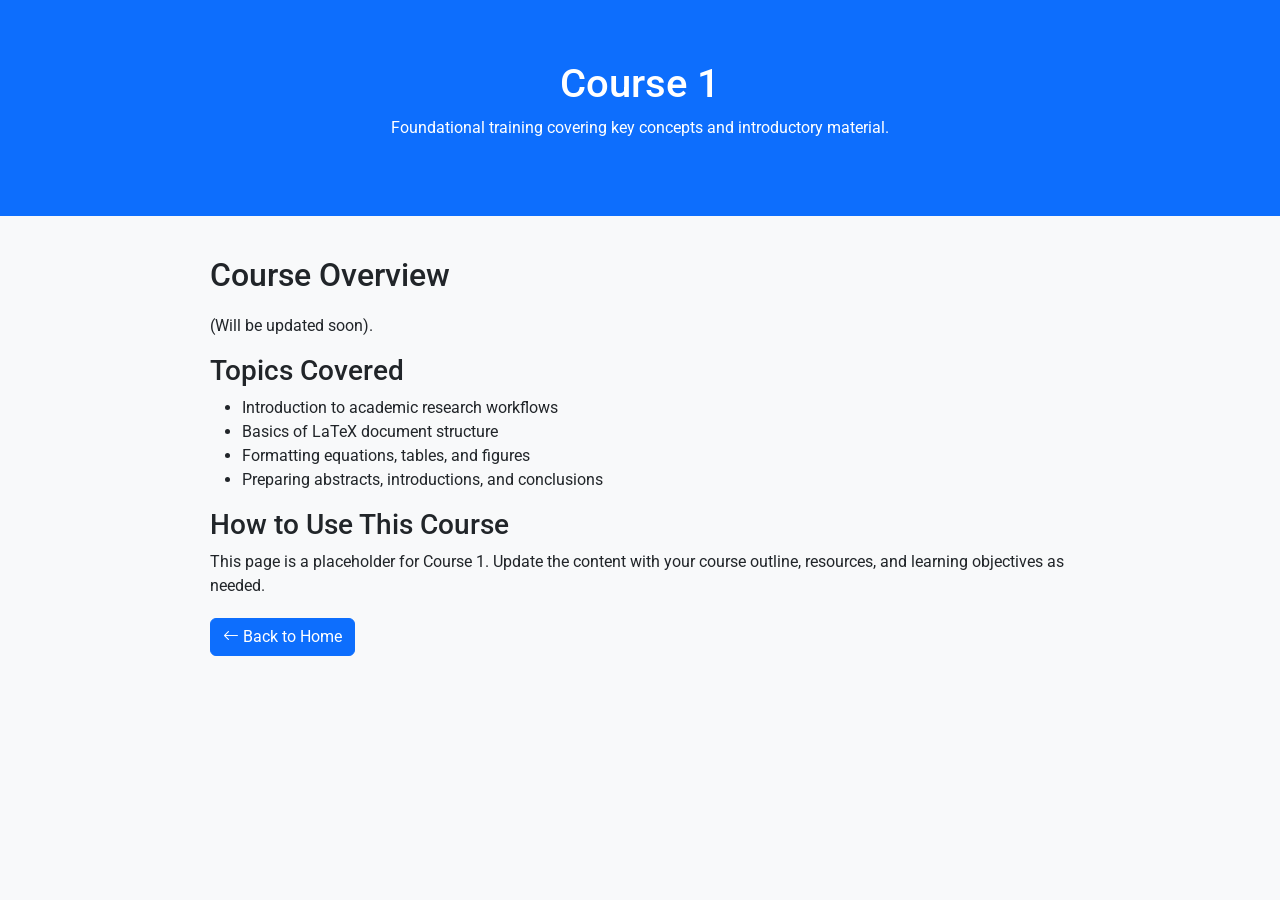
<file: course1.html>
<!DOCTYPE html>
<html lang="en">
<head>
  <meta charset="utf-8">
  <meta content="width=device-width, initial-scale=1.0" name="viewport">
  <title>Course 1 - Dr. Vinoth D</title>
  <meta content="Course 1 details" name="description">
  <meta content="" name="keywords">
  <link href="https://fonts.googleapis.com" rel="preconnect">
  <link href="https://fonts.googleapis.com/css2?family=Roboto:wght@300;400;500;700&display=swap" rel="stylesheet">
  <link href="https://cdn.jsdelivr.net/npm/bootstrap@5.3.0/dist/css/bootstrap.min.css" rel="stylesheet">
  <link href="https://cdn.jsdelivr.net/npm/bootstrap-icons@1.11.0/font/bootstrap-icons.css" rel="stylesheet">
  <style>
    body { font-family: 'Roboto', sans-serif; background: #f8f9fa; }
    .course-header { background: #0d6efd; color: white; padding: 60px 20px; text-align: center; }
    .course-content { max-width: 900px; margin: 0 auto; padding: 40px 20px; }
    .course-content h2 { margin-bottom: 20px; }
    .back-link { margin-top: 20px; }
  </style>
</head>
<body>
  <div class="course-header">
    <h1>Course 1</h1>
    <p>Foundational training covering key concepts and introductory material.</p>
  </div>
  <div class="course-content">
    <h2>Course Overview</h2>
    <p>(Will be updated soon).</p>
    <h3>Topics Covered</h3>
    <ul>
      <li>Introduction to academic research workflows</li>
      <li>Basics of LaTeX document structure</li>
      <li>Formatting equations, tables, and figures</li>
      <li>Preparing abstracts, introductions, and conclusions</li>
    </ul>
    <h3>How to Use This Course</h3>
    <p>This page is a placeholder for Course 1. Update the content with your course outline, resources, and learning objectives as needed.</p>
    <p class="back-link"><a href="index.html" class="btn btn-primary"><i class="bi bi-arrow-left"></i> Back to Home</a></p>
  </div>
</body>
</html>
</file>
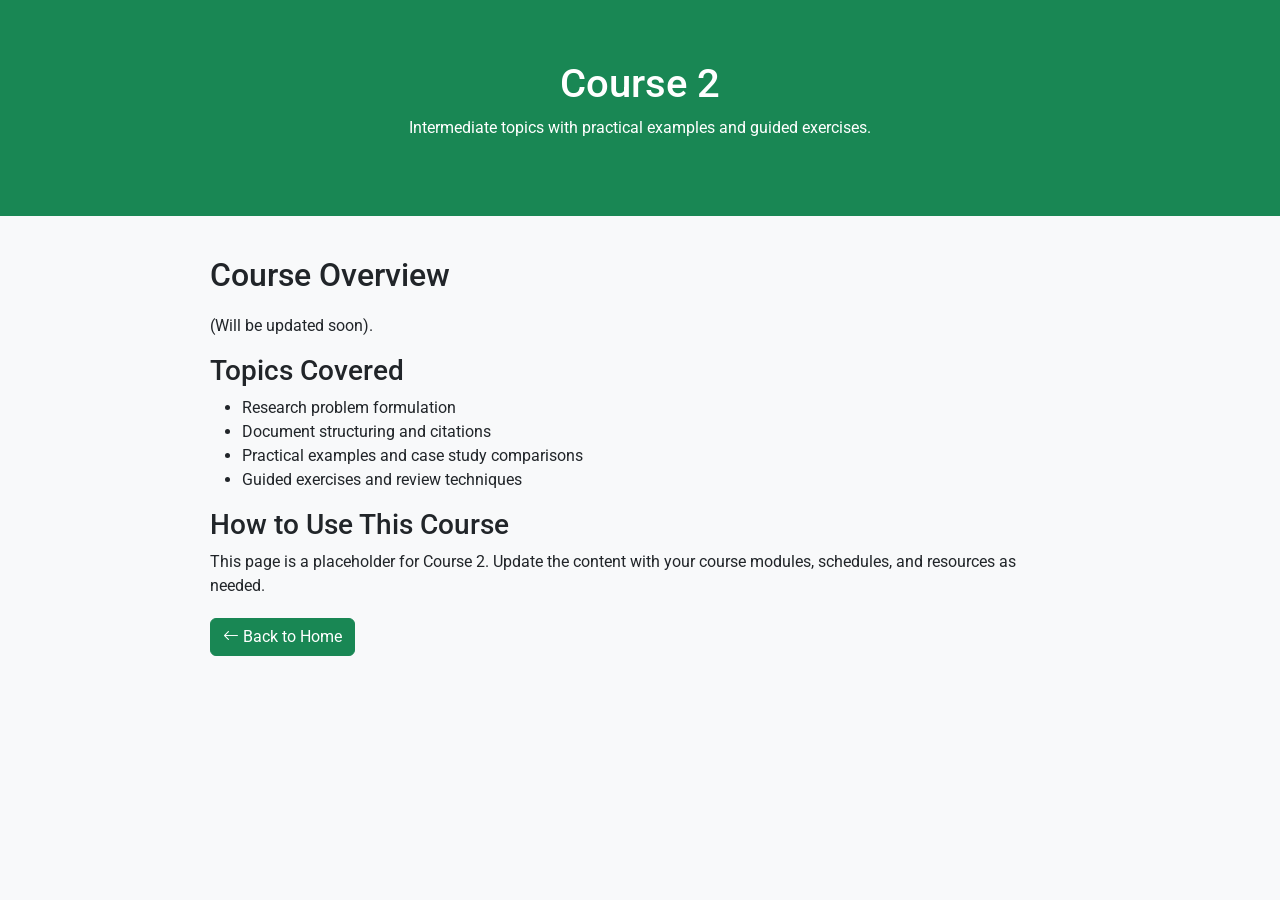
<file: course2.html>
<!DOCTYPE html>
<html lang="en">
<head>
  <meta charset="utf-8">
  <meta content="width=device-width, initial-scale=1.0" name="viewport">
  <title>Course 2 - Dr. Vinoth D</title>
  <meta content="Course 2 details" name="description">
  <meta content="" name="keywords">
  <link href="https://fonts.googleapis.com" rel="preconnect">
  <link href="https://fonts.googleapis.com/css2?family=Roboto:wght@300;400;500;700&display=swap" rel="stylesheet">
  <link href="https://cdn.jsdelivr.net/npm/bootstrap@5.3.0/dist/css/bootstrap.min.css" rel="stylesheet">
  <link href="https://cdn.jsdelivr.net/npm/bootstrap-icons@1.11.0/font/bootstrap-icons.css" rel="stylesheet">
  <style>
    body { font-family: 'Roboto', sans-serif; background: #f8f9fa; }
    .course-header { background: #198754; color: white; padding: 60px 20px; text-align: center; }
    .course-content { max-width: 900px; margin: 0 auto; padding: 40px 20px; }
    .course-content h2 { margin-bottom: 20px; }
    .back-link { margin-top: 20px; }
  </style>
</head>
<body>
  <div class="course-header">
    <h1>Course 2</h1>
    <p>Intermediate topics with practical examples and guided exercises.</p>
  </div>
  <div class="course-content">
    <h2>Course Overview</h2>
    <p>(Will be updated soon).</p>
    <h3>Topics Covered</h3>
    <ul>
      <li>Research problem formulation</li>
      <li>Document structuring and citations</li>
      <li>Practical examples and case study comparisons</li>
      <li>Guided exercises and review techniques</li>
    </ul>
    <h3>How to Use This Course</h3>
    <p>This page is a placeholder for Course 2. Update the content with your course modules, schedules, and resources as needed.</p>
    <p class="back-link"><a href="index.html" class="btn btn-success"><i class="bi bi-arrow-left"></i> Back to Home</a></p>
  </div>
</body>
</html>
</file>
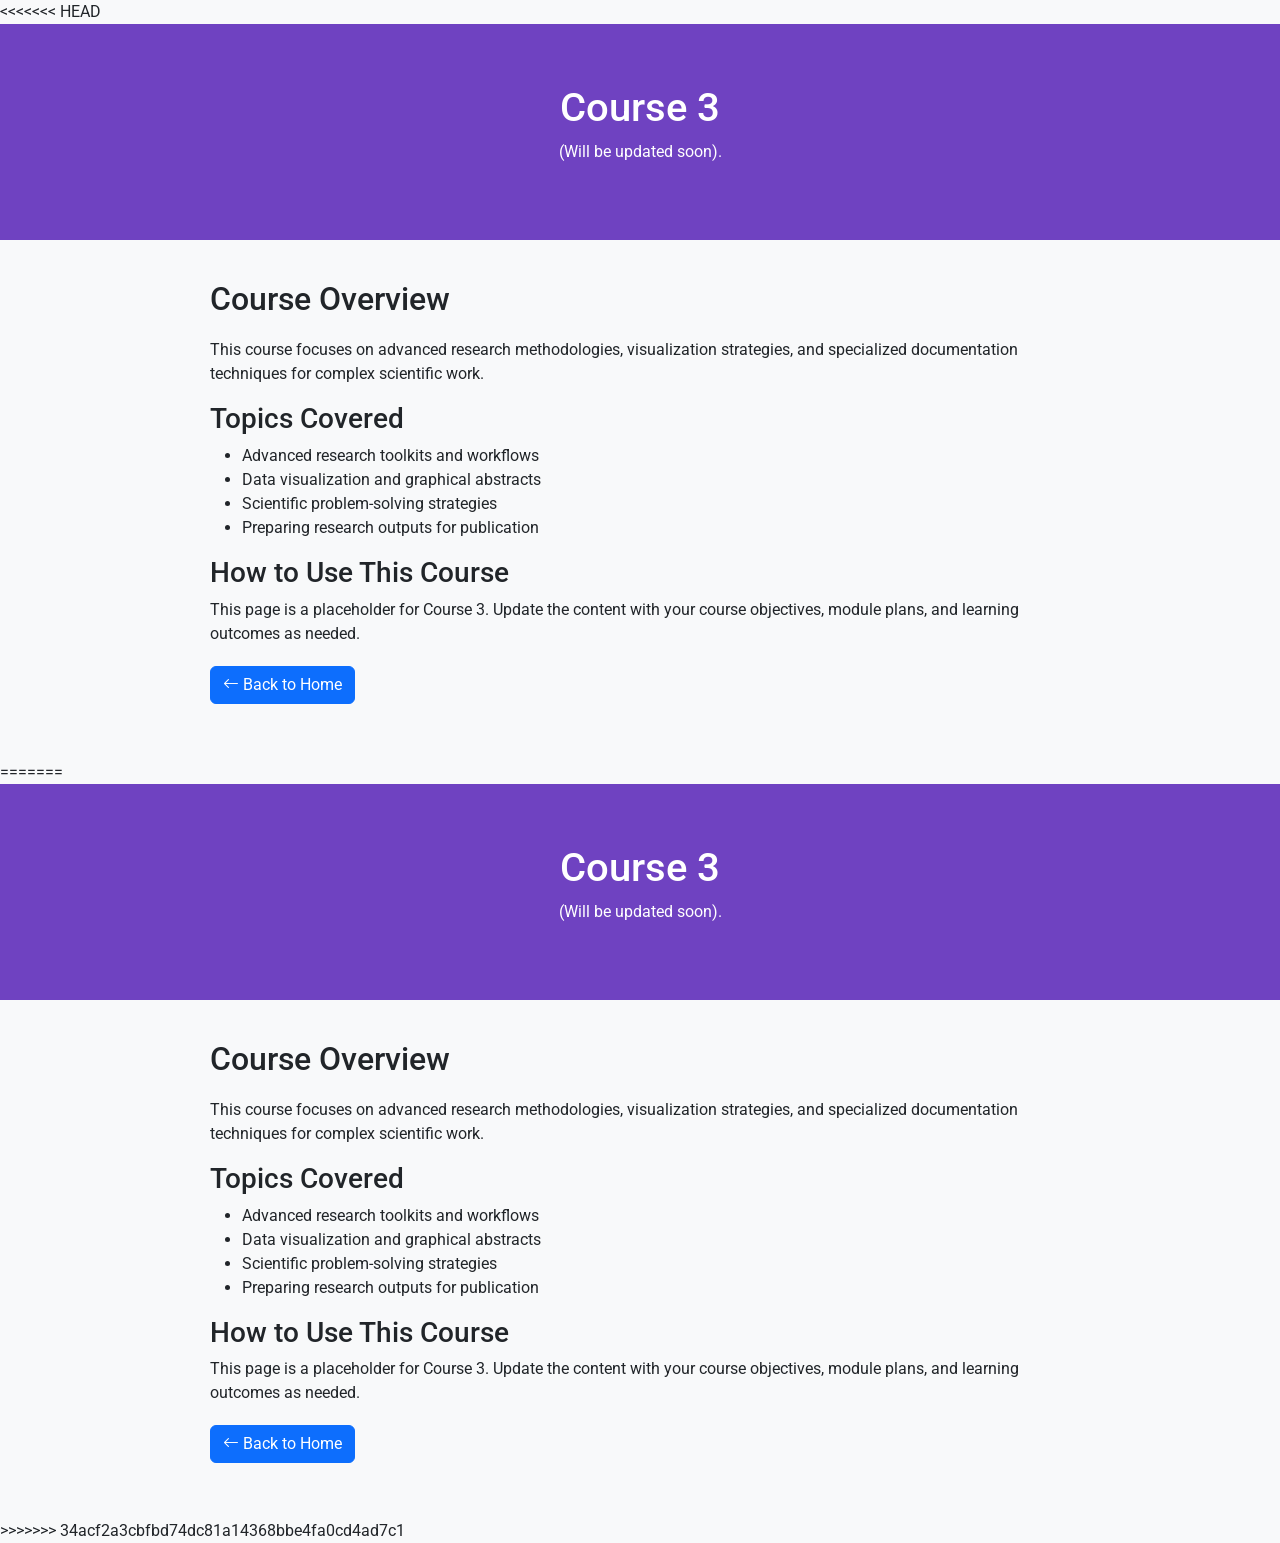
<file: course3.html>
<<<<<<< HEAD
<!DOCTYPE html>
<html lang="en">
<head>
  <meta charset="utf-8">
  <meta content="width=device-width, initial-scale=1.0" name="viewport">
  <title>Course 3 - Dr. Vinoth D</title>
  <meta content="Course 3 details" name="description">
  <meta content="" name="keywords">
  <link href="https://fonts.googleapis.com" rel="preconnect">
  <link href="https://fonts.googleapis.com/css2?family=Roboto:wght@300;400;500;700&display=swap" rel="stylesheet">
  <link href="https://cdn.jsdelivr.net/npm/bootstrap@5.3.0/dist/css/bootstrap.min.css" rel="stylesheet">
  <link href="https://cdn.jsdelivr.net/npm/bootstrap-icons@1.11.0/font/bootstrap-icons.css" rel="stylesheet">
  <style>
    body { font-family: 'Roboto', sans-serif; background: #f8f9fa; }
    .course-header { background: #6f42c1; color: white; padding: 60px 20px; text-align: center; }
    .course-content { max-width: 900px; margin: 0 auto; padding: 40px 20px; }
    .course-content h2 { margin-bottom: 20px; }
    .back-link { margin-top: 20px; }
  </style>
</head>
<body>
  <div class="course-header">
    <h1>Course 3</h1>
    <p>(Will be updated soon).</p>
  </div>
  <div class="course-content">
    <h2>Course Overview</h2>
    <p>This course focuses on advanced research methodologies, visualization strategies, and specialized documentation techniques for complex scientific work.</p>
    <h3>Topics Covered</h3>
    <ul>
      <li>Advanced research toolkits and workflows</li>
      <li>Data visualization and graphical abstracts</li>
      <li>Scientific problem-solving strategies</li>
      <li>Preparing research outputs for publication</li>
    </ul>
    <h3>How to Use This Course</h3>
    <p>This page is a placeholder for Course 3. Update the content with your course objectives, module plans, and learning outcomes as needed.</p>
    <p class="back-link"><a href="index.html" class="btn btn-primary"><i class="bi bi-arrow-left"></i> Back to Home</a></p>
  </div>
</body>
</html>
=======
<!DOCTYPE html>
<html lang="en">
<head>
  <meta charset="utf-8">
  <meta content="width=device-width, initial-scale=1.0" name="viewport">
  <title>Course 3 - Dr. Vinoth D</title>
  <meta content="Course 3 details" name="description">
  <meta content="" name="keywords">
  <link href="https://fonts.googleapis.com" rel="preconnect">
  <link href="https://fonts.googleapis.com/css2?family=Roboto:wght@300;400;500;700&display=swap" rel="stylesheet">
  <link href="https://cdn.jsdelivr.net/npm/bootstrap@5.3.0/dist/css/bootstrap.min.css" rel="stylesheet">
  <link href="https://cdn.jsdelivr.net/npm/bootstrap-icons@1.11.0/font/bootstrap-icons.css" rel="stylesheet">
  <style>
    body { font-family: 'Roboto', sans-serif; background: #f8f9fa; }
    .course-header { background: #6f42c1; color: white; padding: 60px 20px; text-align: center; }
    .course-content { max-width: 900px; margin: 0 auto; padding: 40px 20px; }
    .course-content h2 { margin-bottom: 20px; }
    .back-link { margin-top: 20px; }
  </style>
</head>
<body>
  <div class="course-header">
    <h1>Course 3</h1>
    <p>(Will be updated soon).</p>
  </div>
  <div class="course-content">
    <h2>Course Overview</h2>
    <p>This course focuses on advanced research methodologies, visualization strategies, and specialized documentation techniques for complex scientific work.</p>
    <h3>Topics Covered</h3>
    <ul>
      <li>Advanced research toolkits and workflows</li>
      <li>Data visualization and graphical abstracts</li>
      <li>Scientific problem-solving strategies</li>
      <li>Preparing research outputs for publication</li>
    </ul>
    <h3>How to Use This Course</h3>
    <p>This page is a placeholder for Course 3. Update the content with your course objectives, module plans, and learning outcomes as needed.</p>
    <p class="back-link"><a href="index.html" class="btn btn-primary"><i class="bi bi-arrow-left"></i> Back to Home</a></p>
  </div>
</body>
</html>
>>>>>>> 34acf2a3cbfbd74dc81a14368bbe4fa0cd4ad7c1
</file>
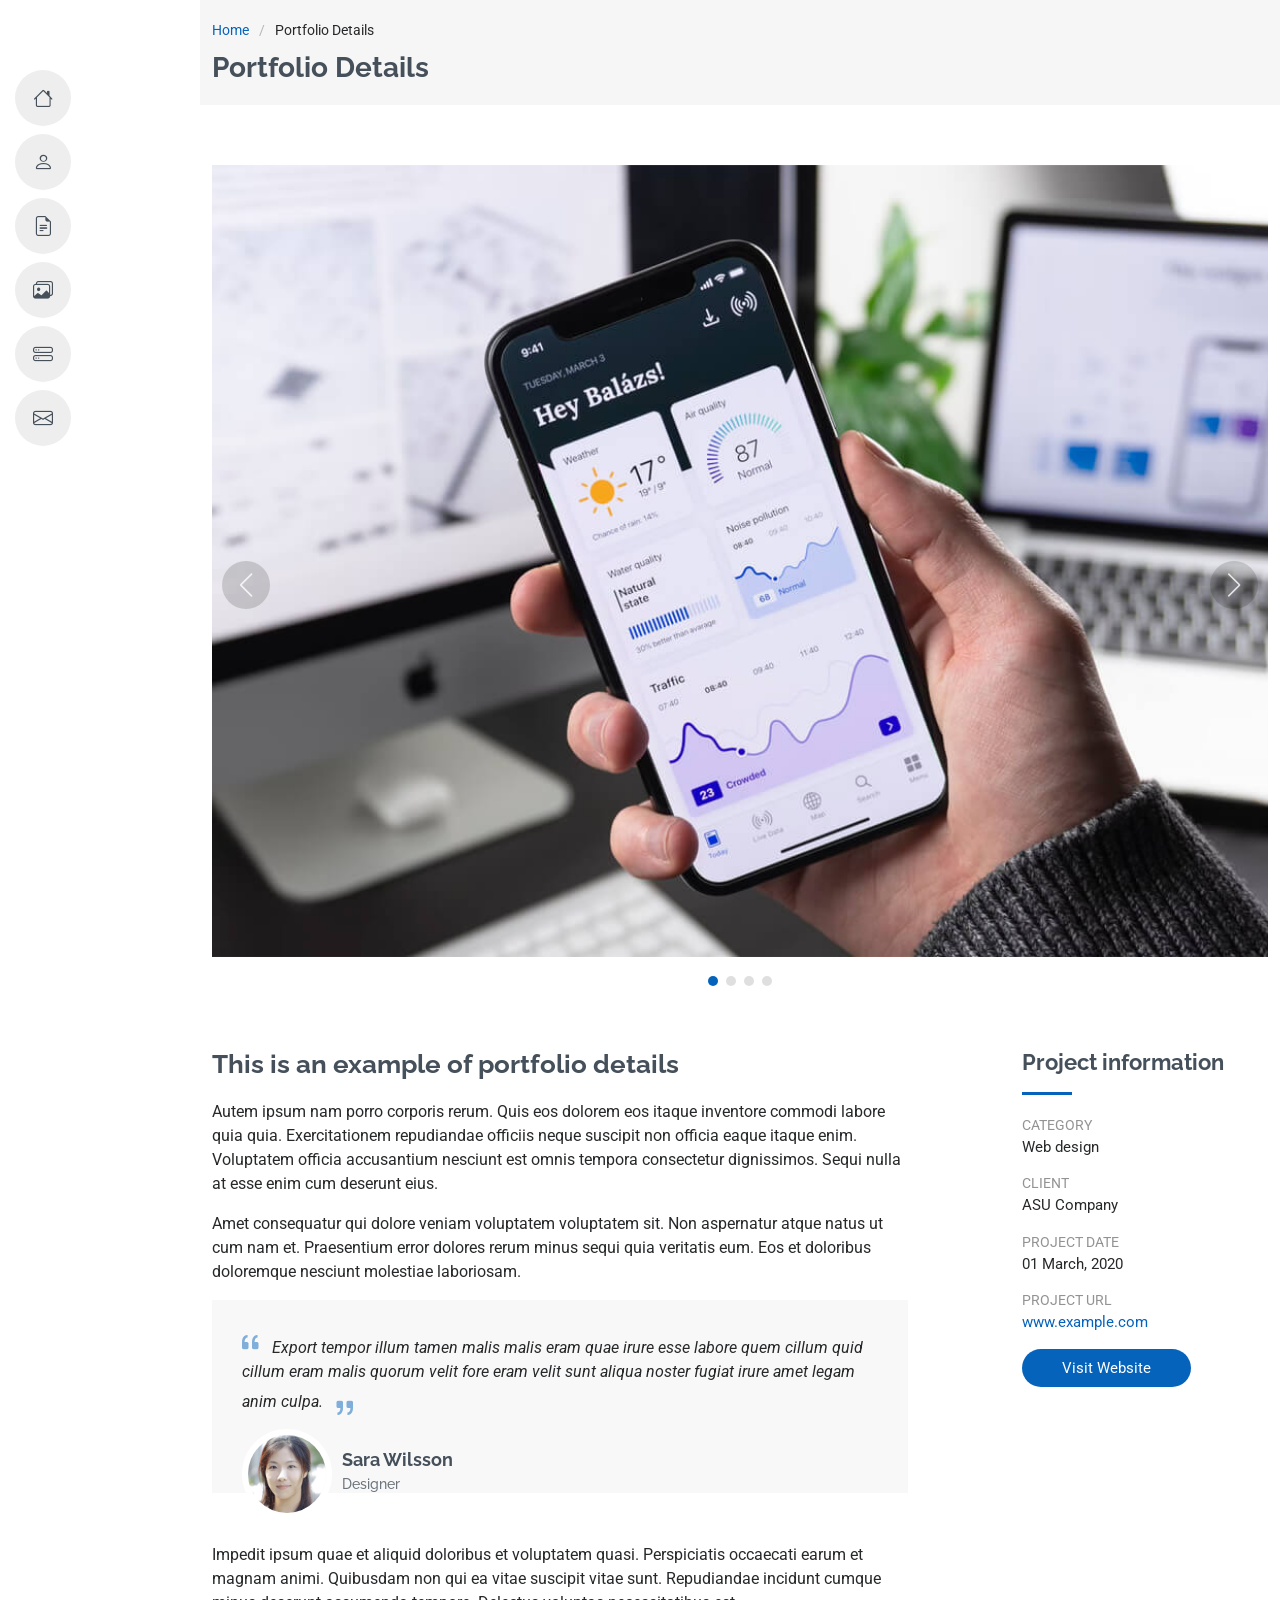
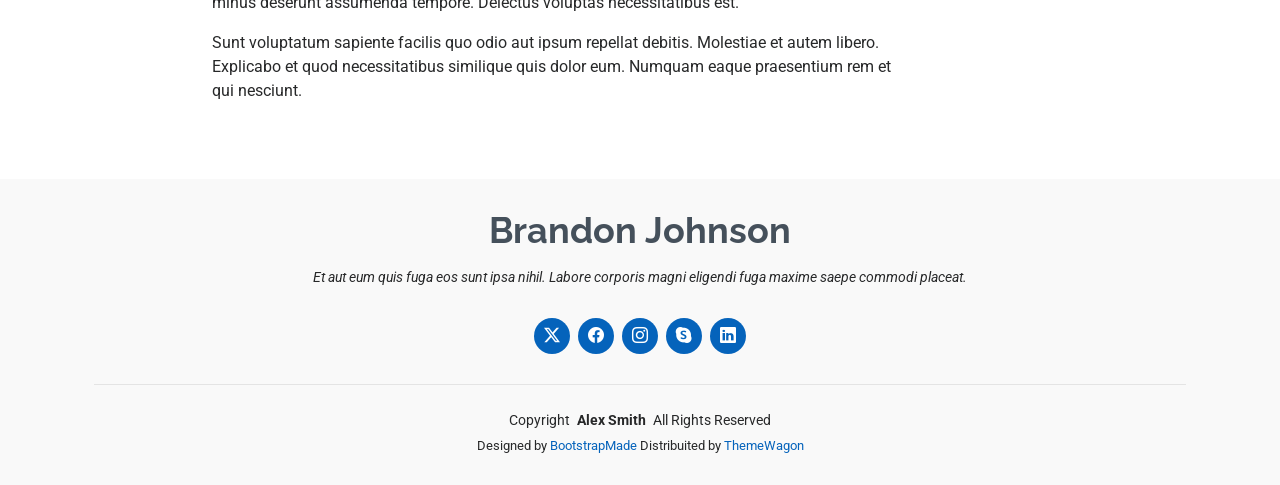
<file: portfolio-details.html>
<!DOCTYPE html>
<html lang="en">

<head>
  <meta charset="utf-8">
  <meta content="width=device-width, initial-scale=1.0" name="viewport">
  <title>Portfolio Details - MyResume Bootstrap Template</title>
  <meta content="" name="description">
  <meta content="" name="keywords">

  <!-- Favicons -->
  <link href="assets/img/favicon.png" rel="icon">
  <link href="assets/img/apple-touch-icon.png" rel="apple-touch-icon">

  <!-- Fonts -->
  <link href="https://fonts.googleapis.com" rel="preconnect">
  <link href="https://fonts.gstatic.com" rel="preconnect" crossorigin>
  <link href="https://fonts.googleapis.com/css2?family=Roboto:ital,wght@0,100;0,300;0,400;0,500;0,700;0,900;1,100;1,300;1,400;1,500;1,700;1,900&family=Poppins:ital,wght@0,100;0,200;0,300;0,400;0,500;0,600;0,700;0,800;0,900;1,100;1,200;1,300;1,400;1,500;1,600;1,700;1,800;1,900&family=Raleway:ital,wght@0,100;0,200;0,300;0,400;0,500;0,600;0,700;0,800;0,900;1,100;1,200;1,300;1,400;1,500;1,600;1,700;1,800;1,900&display=swap" rel="stylesheet">

  <!-- Vendor CSS Files -->
  <link href="assets/vendor/bootstrap/css/bootstrap.min.css" rel="stylesheet">
  <link href="assets/vendor/bootstrap-icons/bootstrap-icons.css" rel="stylesheet">
  <link href="assets/vendor/aos/aos.css" rel="stylesheet">
  <link href="assets/vendor/glightbox/css/glightbox.min.css" rel="stylesheet">
  <link href="assets/vendor/swiper/swiper-bundle.min.css" rel="stylesheet">

  <!-- Main CSS File -->
  <link href="assets/css/main.css" rel="stylesheet">

  <!-- =======================================================
  * Template Name: MyResume
  * Template URL: https://bootstrapmade.com/free-html-bootstrap-template-my-resume/
  * Updated: Jun 29 2024 with Bootstrap v5.3.3
  * Author: BootstrapMade.com
  * License: https://bootstrapmade.com/license/
  ======================================================== -->
</head>

<body class="portfolio-details-page">

  <header id="header" class="header d-flex flex-column justify-content-center">

    <i class="header-toggle d-xl-none bi bi-list"></i>

    <nav id="navmenu" class="navmenu">
      <ul>
        <li><a href="#hero"><i class="bi bi-house navicon"></i><span>Home</span></a></li>
        <li><a href="#about"><i class="bi bi-person navicon"></i><span>About</span></a></li>
        <li><a href="#resume"><i class="bi bi-file-earmark-text navicon"></i><span>Resume</span></a></li>
        <li><a href="#portfolio"><i class="bi bi-images navicon"></i><span>Portfolio</span></a></li>
        <li><a href="#services"><i class="bi bi-hdd-stack navicon"></i><span>Services</span></a></li>
        <li><a href="#contact"><i class="bi bi-envelope navicon"></i><span>Contact</span></a></li>
      </ul>
    </nav>

  </header>

  <main class="main">

    <!-- Page Title -->
    <div class="page-title" data-aos="fade">
      <div class="container">
        <nav class="breadcrumbs">
          <ol>
            <li><a href="index.html">Home</a></li>
            <li class="current">Portfolio Details</li>
          </ol>
        </nav>
        <h1>Portfolio Details</h1>
      </div>
    </div><!-- End Page Title -->

    <!-- Portfolio Details Section -->
    <section id="portfolio-details" class="portfolio-details section">

      <div class="container" data-aos="fade-up">

        <div class="portfolio-details-slider swiper init-swiper">
          <script type="application/json" class="swiper-config">
            {
              "loop": true,
              "speed": 600,
              "autoplay": {
                "delay": 5000
              },
              "slidesPerView": "auto",
              "navigation": {
                "nextEl": ".swiper-button-next",
                "prevEl": ".swiper-button-prev"
              },
              "pagination": {
                "el": ".swiper-pagination",
                "type": "bullets",
                "clickable": true
              }
            }
          </script>
          <div class="swiper-wrapper align-items-center">

            <div class="swiper-slide">
              <img src="assets/img/portfolio/app-1.jpg" alt="">
            </div>

            <div class="swiper-slide">
              <img src="assets/img/portfolio/product-1.jpg" alt="">
            </div>

            <div class="swiper-slide">
              <img src="assets/img/portfolio/branding-1.jpg" alt="">
            </div>

            <div class="swiper-slide">
              <img src="assets/img/portfolio/books-1.jpg" alt="">
            </div>

          </div>
          <div class="swiper-button-prev"></div>
          <div class="swiper-button-next"></div>
          <div class="swiper-pagination"></div>
        </div>

        <div class="row justify-content-between gy-4 mt-4">

          <div class="col-lg-8" data-aos="fade-up">
            <div class="portfolio-description">
              <h2>This is an example of portfolio details</h2>
              <p>
                Autem ipsum nam porro corporis rerum. Quis eos dolorem eos itaque inventore commodi labore quia quia. Exercitationem repudiandae officiis neque suscipit non officia eaque itaque enim. Voluptatem officia accusantium nesciunt est omnis tempora consectetur dignissimos. Sequi nulla at esse enim cum deserunt eius.
              </p>
              <p>
                Amet consequatur qui dolore veniam voluptatem voluptatem sit. Non aspernatur atque natus ut cum nam et. Praesentium error dolores rerum minus sequi quia veritatis eum. Eos et doloribus doloremque nesciunt molestiae laboriosam.
              </p>

              <div class="testimonial-item">
                <p>
                  <i class="bi bi-quote quote-icon-left"></i>
                  <span>Export tempor illum tamen malis malis eram quae irure esse labore quem cillum quid cillum eram malis quorum velit fore eram velit sunt aliqua noster fugiat irure amet legam anim culpa.</span>
                  <i class="bi bi-quote quote-icon-right"></i>
                </p>
                <div>
                  <img src="assets/img/testimonials/testimonials-2.jpg" class="testimonial-img" alt="">
                  <h3>Sara Wilsson</h3>
                  <h4>Designer</h4>
                </div>
              </div>

              <p>
                Impedit ipsum quae et aliquid doloribus et voluptatem quasi. Perspiciatis occaecati earum et magnam animi. Quibusdam non qui ea vitae suscipit vitae sunt. Repudiandae incidunt cumque minus deserunt assumenda tempore. Delectus voluptas necessitatibus est.
              </p>

              <p>
                Sunt voluptatum sapiente facilis quo odio aut ipsum repellat debitis. Molestiae et autem libero. Explicabo et quod necessitatibus similique quis dolor eum. Numquam eaque praesentium rem et qui nesciunt.
              </p>

            </div>
          </div>

          <div class="col-lg-3" data-aos="fade-up" data-aos-delay="100">
            <div class="portfolio-info">
              <h3>Project information</h3>
              <ul>
                <li><strong>Category</strong> Web design</li>
                <li><strong>Client</strong> ASU Company</li>
                <li><strong>Project date</strong> 01 March, 2020</li>
                <li><strong>Project URL</strong> <a href="#">www.example.com</a></li>
                <li><a href="#" class="btn-visit align-self-start">Visit Website</a></li>
              </ul>
            </div>
          </div>

        </div>

      </div>

    </section><!-- /Portfolio Details Section -->

  </main>

  <footer id="footer" class="footer position-relative light-background">
    <div class="container">
      <h3 class="sitename">Brandon Johnson</h3>
      <p>Et aut eum quis fuga eos sunt ipsa nihil. Labore corporis magni eligendi fuga maxime saepe commodi placeat.</p>
      <div class="social-links d-flex justify-content-center">
        <a href=""><i class="bi bi-twitter-x"></i></a>
        <a href=""><i class="bi bi-facebook"></i></a>
        <a href=""><i class="bi bi-instagram"></i></a>
        <a href=""><i class="bi bi-skype"></i></a>
        <a href=""><i class="bi bi-linkedin"></i></a>
      </div>
      <div class="container">
        <div class="copyright">
          <span>Copyright</span> <strong class="px-1 sitename">Alex Smith</strong> <span>All Rights Reserved</span>
        </div>
        <div class="credits">
          <!-- All the links in the footer should remain intact. -->
          <!-- You can delete the links only if you've purchased the pro version. -->
          <!-- Licensing information: https://bootstrapmade.com/license/ -->
          <!-- Purchase the pro version with working PHP/AJAX contact form: [buy-url] -->
          Designed by <a href="https://bootstrapmade.com/">BootstrapMade</a> Distribuited by <a href="https://themewagon.com">ThemeWagon</a>
        </div>
      </div>
    </div>
  </footer>

  <!-- Scroll Top -->
  <a href="#" id="scroll-top" class="scroll-top d-flex align-items-center justify-content-center"><i class="bi bi-arrow-up-short"></i></a>

  <!-- Preloader -->
  <div id="preloader"></div>

  <!-- Vendor JS Files -->
  <script src="assets/vendor/bootstrap/js/bootstrap.bundle.min.js"></script>
  <script src="assets/vendor/php-email-form/validate.js"></script>
  <script src="assets/vendor/aos/aos.js"></script>
  <script src="assets/vendor/typed.js/typed.umd.js"></script>
  <script src="assets/vendor/purecounter/purecounter_vanilla.js"></script>
  <script src="assets/vendor/waypoints/noframework.waypoints.js"></script>
  <script src="assets/vendor/glightbox/js/glightbox.min.js"></script>
  <script src="assets/vendor/imagesloaded/imagesloaded.pkgd.min.js"></script>
  <script src="assets/vendor/isotope-layout/isotope.pkgd.min.js"></script>
  <script src="assets/vendor/swiper/swiper-bundle.min.js"></script>

  <!-- Main JS File -->
  <script src="assets/js/main.js"></script>

</body>

</html>
</file>
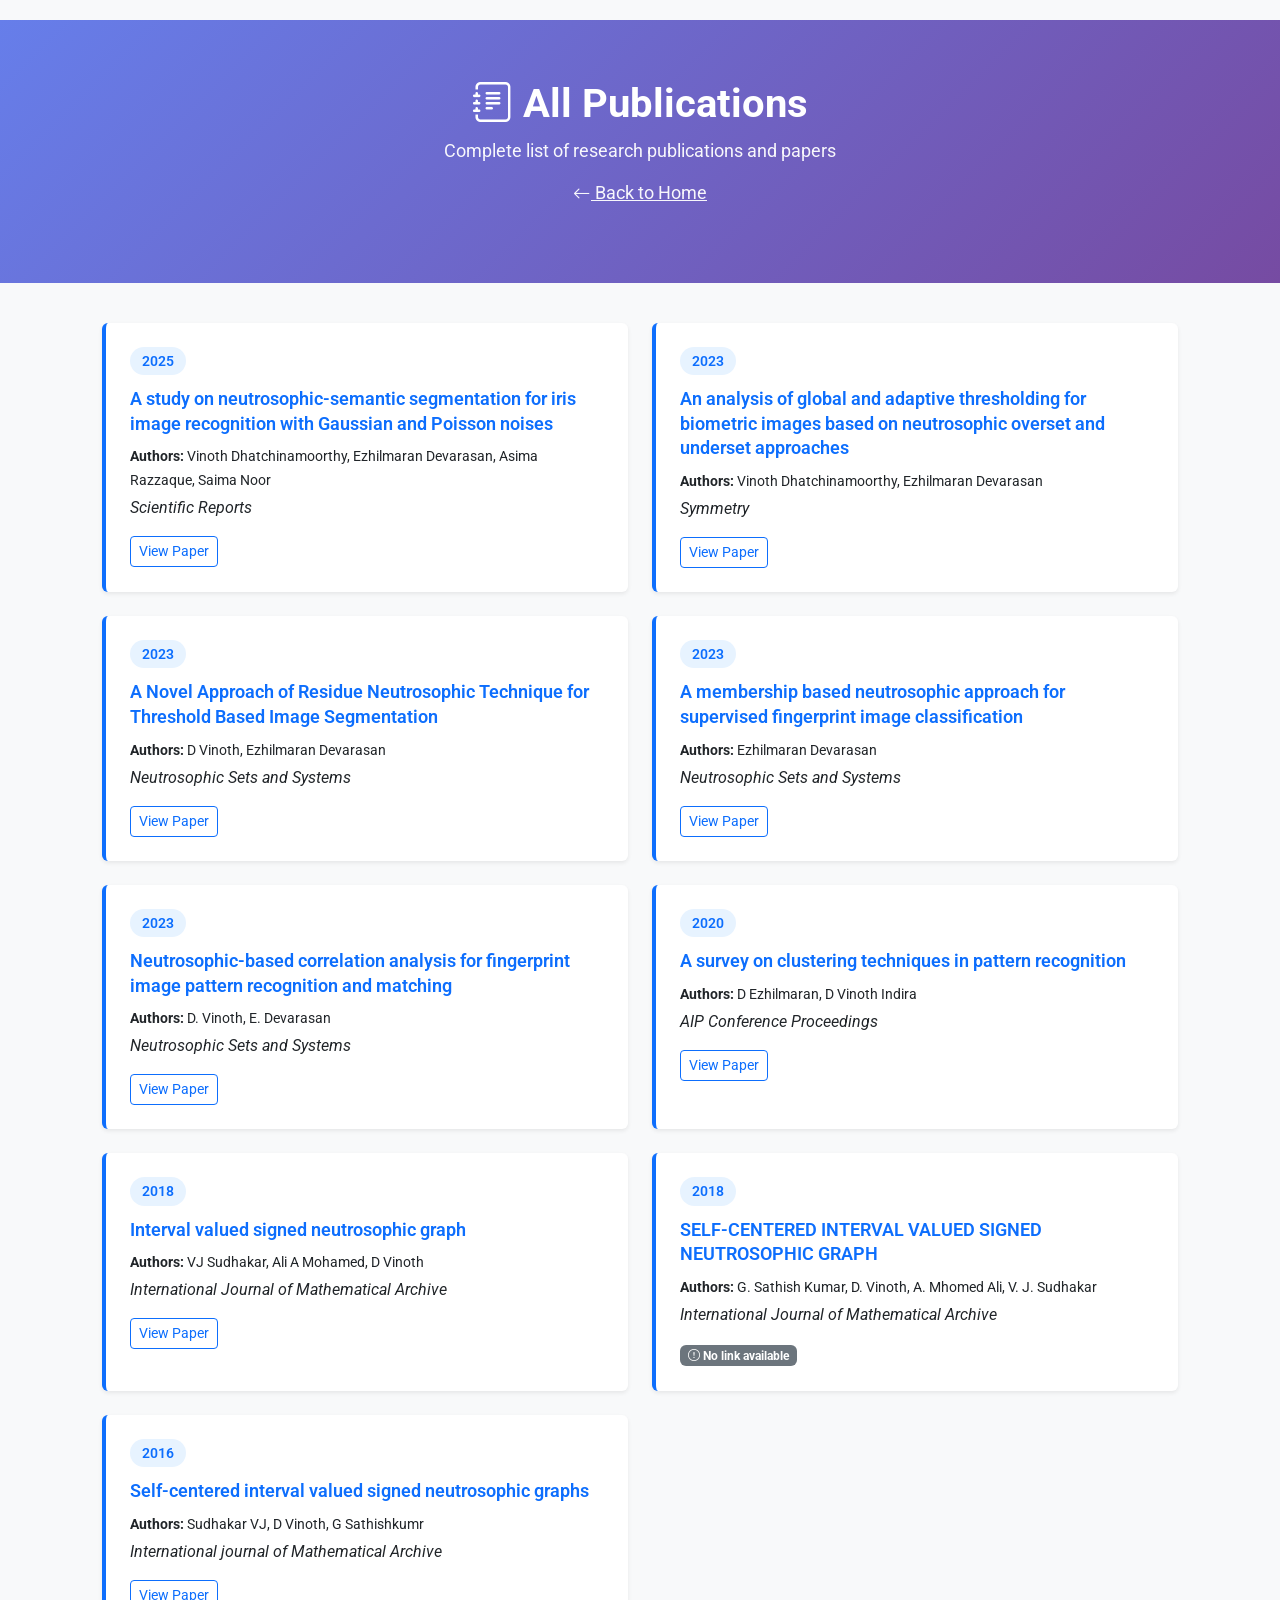
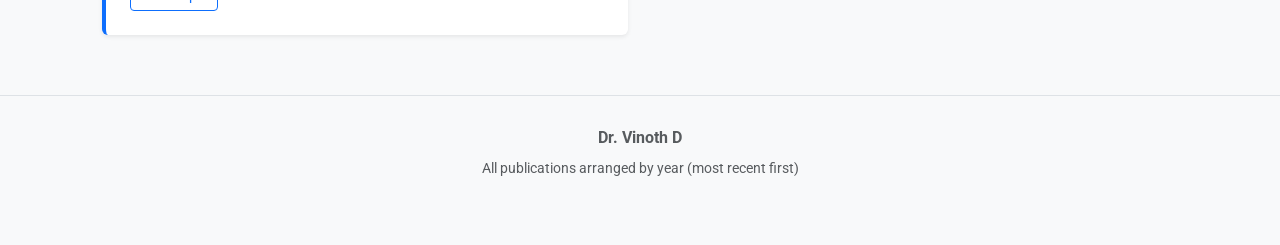
<file: publications.html>
<!DOCTYPE html>
<html lang="en">
<head>
  <meta charset="utf-8">
  <meta content="width=device-width, initial-scale=1.0" name="viewport">
  <title>All Publications - Dr. Vinoth D</title>
  <meta content="" name="description">
  <meta content="" name="keywords">

  <!-- Fonts -->
  <link href="https://fonts.googleapis.com" rel="preconnect">
  <link href="https://fonts.gstatic.com" rel="preconnect" crossorigin>
  <link href="https://fonts.googleapis.com/css2?family=Roboto:ital,wght@0,100;0,300;0,400;0,500;0,700;0,900;1,100;1,300;1,400;1,500;1,700;1,900&family=Poppins:ital,wght@0,100;0,200;0,300;0,400;0,500;0,600;0,700;0,800;0,900;1,100;1,200;1,300;1,400;1,500;1,600;1,700;1,800;1,900&display=swap" rel="stylesheet">

  <!-- Bootstrap CSS -->
  <link href="https://cdn.jsdelivr.net/npm/bootstrap@5.3.0/dist/css/bootstrap.min.css" rel="stylesheet">
  <link href="https://cdn.jsdelivr.net/npm/bootstrap-icons@1.11.0/font/bootstrap-icons.css" rel="stylesheet">

  <style>
    body {
      font-family: "Roboto", sans-serif;
      background: #f8f9fa;
      padding: 20px 0;
    }
    
    .publications-header {
      background: linear-gradient(135deg, #667eea 0%, #764ba2 100%);
      color: white;
      padding: 60px 20px;
      text-align: center;
      margin-bottom: 40px;
      border-radius: 0;
    }

    .publications-header h1 {
      font-size: 2.5rem;
      font-weight: 700;
      margin-bottom: 10px;
    }

    .publications-header p {
      font-size: 1.1rem;
      opacity: 0.95;
    }

    .publication-card {
      transition: transform 0.3s ease, box-shadow 0.3s ease;
      border: none;
      border-left: 4px solid #0d6efd;
      height: 100%;
    }

    .publication-card:hover {
      transform: translateY(-5px);
      box-shadow: 0 10px 30px rgba(0, 0, 0, 0.15) !important;
    }

    .publication-card .card-title {
      font-size: 1.1rem;
      font-weight: 600;
      color: #0d6efd;
      line-height: 1.4;
    }

    .publication-card .card-body {
      padding: 1.5rem;
    }

    .publication-year {
      display: inline-block;
      background: #e7f3ff;
      color: #0d6efd;
      padding: 4px 12px;
      border-radius: 20px;
      font-size: 0.85rem;
      font-weight: 600;
      margin-bottom: 12px;
    }

    .btn-outline-primary {
      border-color: #0d6efd;
      color: #0d6efd;
    }

    .btn-outline-primary:hover {
      background-color: #0d6efd;
      border-color: #0d6efd;
      color: white;
    }

    .badge-no-link {
      background: #6c757d;
    }

    .container-publications {
      max-width: 1100px;
    }
  </style>
</head>

<body>

  <div class="publications-header">
    <h1><i class="bi bi-journal-text"></i> All Publications</h1>
    <p>Complete list of research publications and papers</p>
    <p><a href="index.html" style="color: white; text-decoration: underline;"><i class="bi bi-arrow-left"></i> Back to Home</a></p>
  </div>

  <div class="container container-publications">
    <div class="row gy-4">
      
      <!-- 2025 -->
      <div class="col-lg-6 col-md-12">
        <div class="card publication-card shadow-sm">
          <div class="card-body">
            <span class="publication-year">2025</span>
            <h4 class="card-title">A study on neutrosophic-semantic segmentation for iris image recognition with Gaussian and Poisson noises</h4>
            <p class="mb-1"><small><strong>Authors:</strong> Vinoth Dhatchinamoorthy, Ezhilmaran Devarasan, Asima Razzaque, Saima Noor</small></p>
            <p class="mb-3"><em>Scientific Reports</em></p>
            <a href='https://www.nature.com/articles/s41598-025-93743-6' target="_blank" class="btn btn-sm btn-outline-primary"><i class="bi bi-external-link"></i> View Paper</a>
          </div>
        </div>
      </div>

      <!-- 2023 -->
      <div class="col-lg-6 col-md-12">
        <div class="card publication-card shadow-sm">
          <div class="card-body">
            <span class="publication-year">2023</span>
            <h4 class="card-title">An analysis of global and adaptive thresholding for biometric images based on neutrosophic overset and underset approaches</h4>
            <p class="mb-1"><small><strong>Authors:</strong> Vinoth Dhatchinamoorthy, Ezhilmaran Devarasan</small></p>
            <p class="mb-3"><em>Symmetry</em></p>
            <a href='https://www.mdpi.com/2073-8994/15/5/1102' target="_blank" class="btn btn-sm btn-outline-primary"><i class="bi bi-external-link"></i> View Paper</a>
          </div>
        </div>
      </div>

      <div class="col-lg-6 col-md-12">
        <div class="card publication-card shadow-sm">
          <div class="card-body">
            <span class="publication-year">2023</span>
            <h4 class="card-title">A Novel Approach of Residue Neutrosophic Technique for Threshold Based Image Segmentation</h4>
            <p class="mb-1"><small><strong>Authors:</strong> D Vinoth, Ezhilmaran Devarasan</small></p>
            <p class="mb-3"><em>Neutrosophic Sets and Systems</em></p>
            <a href='https://fs.unm.edu/nss8/index.php/111/article/download/3552/1367' target="_blank" class="btn btn-sm btn-outline-primary"><i class="bi bi-external-link"></i> View Paper</a>
          </div>
        </div>
      </div>

      <div class="col-lg-6 col-md-12">
        <div class="card publication-card shadow-sm">
          <div class="card-body">
            <span class="publication-year">2023</span>
            <h4 class="card-title">A membership based neutrosophic approach for supervised fingerprint image classification</h4>
            <p class="mb-1"><small><strong>Authors:</strong> Ezhilmaran Devarasan</small></p>
            <p class="mb-3"><em>Neutrosophic Sets and Systems</em></p>
            <a href='https://digitalrepository.unm.edu/cgi/viewcontent.cgi?article=2470&context=nss_journal' target="_blank" class="btn btn-sm btn-outline-primary"><i class="bi bi-external-link"></i> View Paper</a>
          </div>
        </div>
      </div>

      <div class="col-lg-6 col-md-12">
        <div class="card publication-card shadow-sm">
          <div class="card-body">
            <span class="publication-year">2023</span>
            <h4 class="card-title">Neutrosophic-based correlation analysis for fingerprint image pattern recognition and matching</h4>
            <p class="mb-1"><small><strong>Authors:</strong> D. Vinoth, E. Devarasan</small></p>
            <p class="mb-3"><em>Neutrosophic Sets and Systems</em></p>
            <a href='https://books.google.com/books?hl=en&lr=&id=cjM_EQAAQBAJ&oi=fnd&pg=PA330&dq=info:5H3vajOE7DcJ:scholar.google.com&ots=auEBE8SXK6&sig=Ox6OTjBGFL_LAkX864aBGLoY-GM' target="_blank" class="btn btn-sm btn-outline-primary"><i class="bi bi-external-link"></i> View Paper</a>
          </div>
        </div>
      </div>

      <!-- 2020 -->
      <div class="col-lg-6 col-md-12">
        <div class="card publication-card shadow-sm">
          <div class="card-body">
            <span class="publication-year">2020</span>
            <h4 class="card-title">A survey on clustering techniques in pattern recognition</h4>
            <p class="mb-1"><small><strong>Authors:</strong> D Ezhilmaran, D Vinoth Indira</small></p>
            <p class="mb-3"><em>AIP Conference Proceedings</em></p>
            <a href='https://pubs.aip.org/aip/acp/article-abstract/2261/1/030093/1026083' target="_blank" class="btn btn-sm btn-outline-primary"><i class="bi bi-external-link"></i> View Paper</a>
          </div>
        </div>
      </div>

      <!-- 2018 -->
      <div class="col-lg-6 col-md-12">
        <div class="card publication-card shadow-sm">
          <div class="card-body">
            <span class="publication-year">2018</span>
            <h4 class="card-title">Interval valued signed neutrosophic graph</h4>
            <p class="mb-1"><small><strong>Authors:</strong> VJ Sudhakar, Ali A Mohamed, D Vinoth</small></p>
            <p class="mb-3"><em>International Journal of Mathematical Archive</em></p>
            <a href='https://books.google.com/books?hl=en&lr=&id=eGydDwAAQBAJ&oi=fnd&pg=PA40&dq=info:tAY6H6kr2joJ:scholar.google.com&ots=0ZR-l-4aqr&sig=TjNBNcerkfQshKeI7CJbCo-IrzE' target="_blank" class="btn btn-sm btn-outline-primary"><i class="bi bi-external-link"></i> View Paper</a>
          </div>
        </div>
      </div>

      <div class="col-lg-6 col-md-12">
        <div class="card publication-card shadow-sm">
          <div class="card-body">
            <span class="publication-year">2018</span>
            <h4 class="card-title">SELF-CENTERED INTERVAL VALUED SIGNED NEUTROSOPHIC GRAPH</h4>
            <p class="mb-1"><small><strong>Authors:</strong> G. Sathish Kumar, D. Vinoth, A. Mhomed Ali, V. J. Sudhakar</small></p>
            <p class="mb-3"><em>International Journal of Mathematical Archive</em></p>
            <span class="badge bg-secondary"><i class="bi bi-exclamation-circle"></i> No link available</span>
          </div>
        </div>
      </div>

      <!-- 2016 -->
      <div class="col-lg-6 col-md-12">
        <div class="card publication-card shadow-sm">
          <div class="card-body">
            <span class="publication-year">2016</span>
            <h4 class="card-title">Self-centered interval valued signed neutrosophic graphs</h4>
            <p class="mb-1"><small><strong>Authors:</strong> Sudhakar VJ, D Vinoth, G Sathishkumr</small></p>
            <p class="mb-3"><em>International journal of Mathematical Archive</em></p>
            <a href='https://scholar.google.com/scholar?cluster=7097858828620323933&hl=en&oi=scholarr' target="_blank" class="btn btn-sm btn-outline-primary"><i class="bi bi-external-link"></i> View Paper</a>
          </div>
        </div>
      </div>

    </div>
  </div>

  <footer style="background: #f8f9fa; border-top: 1px solid #dee2e6; margin-top: 60px; padding: 30px 0;">
    <div class="container text-center">
      <p class="text-muted mb-2"><strong>Dr. Vinoth D</strong></p>
      <p class="text-muted small">All publications arranged by year (most recent first)</p>
    </div>
  </footer>

  <!-- Bootstrap JS -->
  <script src="https://cdn.jsdelivr.net/npm/bootstrap@5.3.0/dist/js/bootstrap.bundle.min.js"></script>

</body>
</html>
</file>
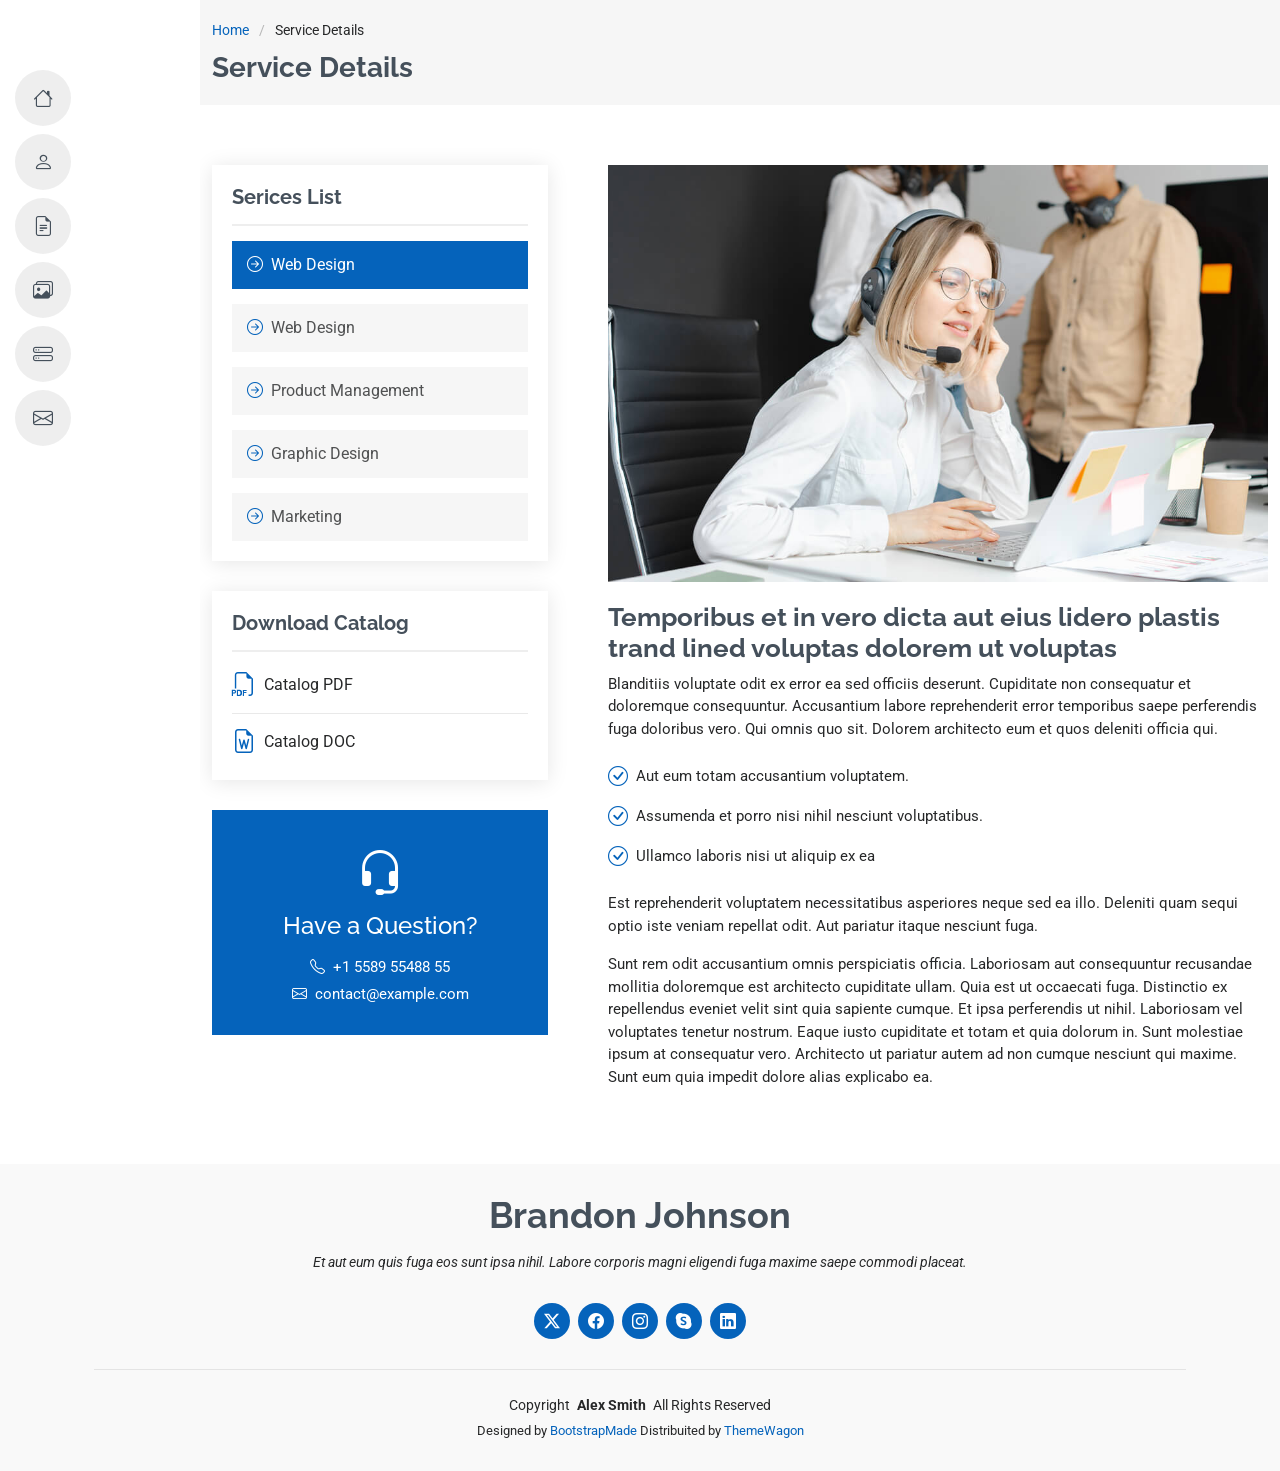
<file: service-details.html>
<!DOCTYPE html>
<html lang="en">

<head>
  <meta charset="utf-8">
  <meta content="width=device-width, initial-scale=1.0" name="viewport">
  <title>Service Details - MyResume Bootstrap Template</title>
  <meta content="" name="description">
  <meta content="" name="keywords">

  <!-- Favicons -->
  <link href="assets/img/favicon.png" rel="icon">
  <link href="assets/img/apple-touch-icon.png" rel="apple-touch-icon">

  <!-- Fonts -->
  <link href="https://fonts.googleapis.com" rel="preconnect">
  <link href="https://fonts.gstatic.com" rel="preconnect" crossorigin>
  <link href="https://fonts.googleapis.com/css2?family=Roboto:ital,wght@0,100;0,300;0,400;0,500;0,700;0,900;1,100;1,300;1,400;1,500;1,700;1,900&family=Poppins:ital,wght@0,100;0,200;0,300;0,400;0,500;0,600;0,700;0,800;0,900;1,100;1,200;1,300;1,400;1,500;1,600;1,700;1,800;1,900&family=Raleway:ital,wght@0,100;0,200;0,300;0,400;0,500;0,600;0,700;0,800;0,900;1,100;1,200;1,300;1,400;1,500;1,600;1,700;1,800;1,900&display=swap" rel="stylesheet">

  <!-- Vendor CSS Files -->
  <link href="assets/vendor/bootstrap/css/bootstrap.min.css" rel="stylesheet">
  <link href="assets/vendor/bootstrap-icons/bootstrap-icons.css" rel="stylesheet">
  <link href="assets/vendor/aos/aos.css" rel="stylesheet">
  <link href="assets/vendor/glightbox/css/glightbox.min.css" rel="stylesheet">
  <link href="assets/vendor/swiper/swiper-bundle.min.css" rel="stylesheet">

  <!-- Main CSS File -->
  <link href="assets/css/main.css" rel="stylesheet">

  <!-- =======================================================
  * Template Name: MyResume
  * Template URL: https://bootstrapmade.com/free-html-bootstrap-template-my-resume/
  * Updated: Jun 29 2024 with Bootstrap v5.3.3
  * Author: BootstrapMade.com
  * License: https://bootstrapmade.com/license/
  ======================================================== -->
</head>

<body class="service-details-page">

  <header id="header" class="header d-flex flex-column justify-content-center">

    <i class="header-toggle d-xl-none bi bi-list"></i>

    <nav id="navmenu" class="navmenu">
      <ul>
        <li><a href="#hero"><i class="bi bi-house navicon"></i><span>Home</span></a></li>
        <li><a href="#about"><i class="bi bi-person navicon"></i><span>About</span></a></li>
        <li><a href="#resume"><i class="bi bi-file-earmark-text navicon"></i><span>Resume</span></a></li>
        <li><a href="#portfolio"><i class="bi bi-images navicon"></i><span>Portfolio</span></a></li>
        <li><a href="#services"><i class="bi bi-hdd-stack navicon"></i><span>Services</span></a></li>
        <li><a href="#contact"><i class="bi bi-envelope navicon"></i><span>Contact</span></a></li>
      </ul>
    </nav>

  </header>

  <main class="main">

    <!-- Page Title -->
    <div class="page-title" data-aos="fade">
      <div class="container">
        <nav class="breadcrumbs">
          <ol>
            <li><a href="index.html">Home</a></li>
            <li class="current">Service Details</li>
          </ol>
        </nav>
        <h1>Service Details</h1>
      </div>
    </div><!-- End Page Title -->

    <!-- Service Details Section -->
    <section id="service-details" class="service-details section">

      <div class="container">

        <div class="row gy-5">

          <div class="col-lg-4" data-aos="fade-up" data-aos-delay="100">

            <div class="service-box">
              <h4>Serices List</h4>
              <div class="services-list">
                <a href="#" class="active"><i class="bi bi-arrow-right-circle"></i><span>Web Design</span></a>
                <a href="#"><i class="bi bi-arrow-right-circle"></i><span>Web Design</span></a>
                <a href="#"><i class="bi bi-arrow-right-circle"></i><span>Product Management</span></a>
                <a href="#"><i class="bi bi-arrow-right-circle"></i><span>Graphic Design</span></a>
                <a href="#"><i class="bi bi-arrow-right-circle"></i><span>Marketing</span></a>
              </div>
            </div><!-- End Services List -->

            <div class="service-box">
              <h4>Download Catalog</h4>
              <div class="download-catalog">
                <a href="#"><i class="bi bi-filetype-pdf"></i><span>Catalog PDF</span></a>
                <a href="#"><i class="bi bi-file-earmark-word"></i><span>Catalog DOC</span></a>
              </div>
            </div><!-- End Services List -->

            <div class="help-box d-flex flex-column justify-content-center align-items-center">
              <i class="bi bi-headset help-icon"></i>
              <h4>Have a Question?</h4>
              <p class="d-flex align-items-center mt-2 mb-0"><i class="bi bi-telephone me-2"></i> <span>+1 5589 55488 55</span></p>
              <p class="d-flex align-items-center mt-1 mb-0"><i class="bi bi-envelope me-2"></i> <a href="mailto:contact@example.com">contact@example.com</a></p>
            </div>

          </div>

          <div class="col-lg-8 ps-lg-5" data-aos="fade-up" data-aos-delay="200">
            <img src="assets/img/services.jpg" alt="" class="img-fluid services-img">
            <h3>Temporibus et in vero dicta aut eius lidero plastis trand lined voluptas dolorem ut voluptas</h3>
            <p>
              Blanditiis voluptate odit ex error ea sed officiis deserunt. Cupiditate non consequatur et doloremque consequuntur. Accusantium labore reprehenderit error temporibus saepe perferendis fuga doloribus vero. Qui omnis quo sit. Dolorem architecto eum et quos deleniti officia qui.
            </p>
            <ul>
              <li><i class="bi bi-check-circle"></i> <span>Aut eum totam accusantium voluptatem.</span></li>
              <li><i class="bi bi-check-circle"></i> <span>Assumenda et porro nisi nihil nesciunt voluptatibus.</span></li>
              <li><i class="bi bi-check-circle"></i> <span>Ullamco laboris nisi ut aliquip ex ea</span></li>
            </ul>
            <p>
              Est reprehenderit voluptatem necessitatibus asperiores neque sed ea illo. Deleniti quam sequi optio iste veniam repellat odit. Aut pariatur itaque nesciunt fuga.
            </p>
            <p>
              Sunt rem odit accusantium omnis perspiciatis officia. Laboriosam aut consequuntur recusandae mollitia doloremque est architecto cupiditate ullam. Quia est ut occaecati fuga. Distinctio ex repellendus eveniet velit sint quia sapiente cumque. Et ipsa perferendis ut nihil. Laboriosam vel voluptates tenetur nostrum. Eaque iusto cupiditate et totam et quia dolorum in. Sunt molestiae ipsum at consequatur vero. Architecto ut pariatur autem ad non cumque nesciunt qui maxime. Sunt eum quia impedit dolore alias explicabo ea.
            </p>
          </div>

        </div>

      </div>

    </section><!-- /Service Details Section -->

  </main>

  <footer id="footer" class="footer position-relative light-background">
    <div class="container">
      <h3 class="sitename">Brandon Johnson</h3>
      <p>Et aut eum quis fuga eos sunt ipsa nihil. Labore corporis magni eligendi fuga maxime saepe commodi placeat.</p>
      <div class="social-links d-flex justify-content-center">
        <a href=""><i class="bi bi-twitter-x"></i></a>
        <a href=""><i class="bi bi-facebook"></i></a>
        <a href=""><i class="bi bi-instagram"></i></a>
        <a href=""><i class="bi bi-skype"></i></a>
        <a href=""><i class="bi bi-linkedin"></i></a>
      </div>
      <div class="container">
        <div class="copyright">
          <span>Copyright</span> <strong class="px-1 sitename">Alex Smith</strong> <span>All Rights Reserved</span>
        </div>
        <div class="credits">
          <!-- All the links in the footer should remain intact. -->
          <!-- You can delete the links only if you've purchased the pro version. -->
          <!-- Licensing information: https://bootstrapmade.com/license/ -->
          <!-- Purchase the pro version with working PHP/AJAX contact form: [buy-url] -->
          Designed by <a href="https://bootstrapmade.com/">BootstrapMade</a> Distribuited by <a href="https://themewagon.com">ThemeWagon</a>
        </div>
      </div>
    </div>
  </footer>

  <!-- Scroll Top -->
  <a href="#" id="scroll-top" class="scroll-top d-flex align-items-center justify-content-center"><i class="bi bi-arrow-up-short"></i></a>

  <!-- Preloader -->
  <div id="preloader"></div>

  <!-- Vendor JS Files -->
  <script src="assets/vendor/bootstrap/js/bootstrap.bundle.min.js"></script>
  <script src="assets/vendor/php-email-form/validate.js"></script>
  <script src="assets/vendor/aos/aos.js"></script>
  <script src="assets/vendor/typed.js/typed.umd.js"></script>
  <script src="assets/vendor/purecounter/purecounter_vanilla.js"></script>
  <script src="assets/vendor/waypoints/noframework.waypoints.js"></script>
  <script src="assets/vendor/glightbox/js/glightbox.min.js"></script>
  <script src="assets/vendor/imagesloaded/imagesloaded.pkgd.min.js"></script>
  <script src="assets/vendor/isotope-layout/isotope.pkgd.min.js"></script>
  <script src="assets/vendor/swiper/swiper-bundle.min.js"></script>

  <!-- Main JS File -->
  <script src="assets/js/main.js"></script>

</body>

</html>
</file>
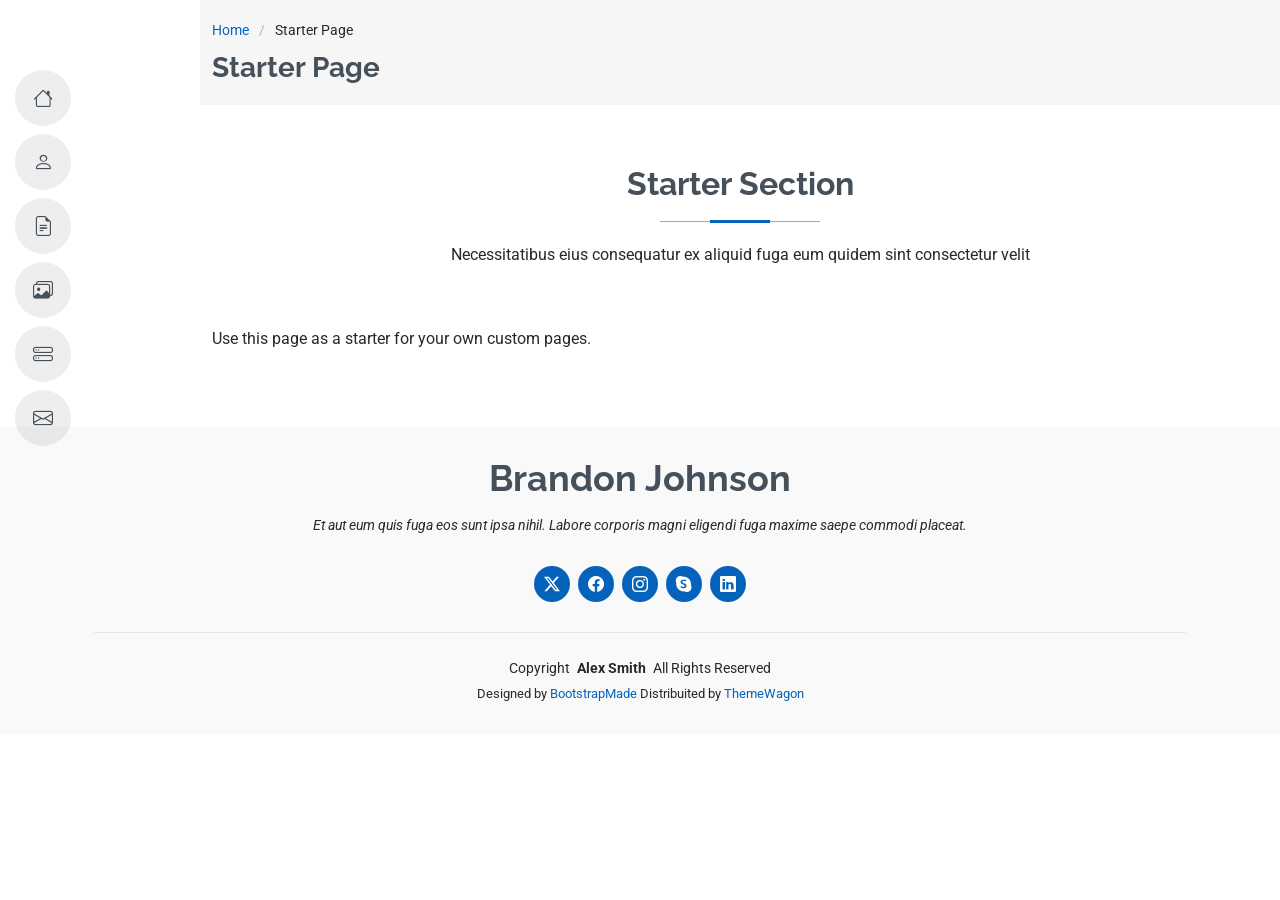
<file: starter-page.html>
<!DOCTYPE html>
<html lang="en">

<head>
  <meta charset="utf-8">
  <meta content="width=device-width, initial-scale=1.0" name="viewport">
  <title>Starter Page - MyResume Bootstrap Template</title>
  <meta content="" name="description">
  <meta content="" name="keywords">

  <!-- Favicons -->
  <link href="assets/img/favicon.png" rel="icon">
  <link href="assets/img/apple-touch-icon.png" rel="apple-touch-icon">

  <!-- Fonts -->
  <link href="https://fonts.googleapis.com" rel="preconnect">
  <link href="https://fonts.gstatic.com" rel="preconnect" crossorigin>
  <link href="https://fonts.googleapis.com/css2?family=Roboto:ital,wght@0,100;0,300;0,400;0,500;0,700;0,900;1,100;1,300;1,400;1,500;1,700;1,900&family=Poppins:ital,wght@0,100;0,200;0,300;0,400;0,500;0,600;0,700;0,800;0,900;1,100;1,200;1,300;1,400;1,500;1,600;1,700;1,800;1,900&family=Raleway:ital,wght@0,100;0,200;0,300;0,400;0,500;0,600;0,700;0,800;0,900;1,100;1,200;1,300;1,400;1,500;1,600;1,700;1,800;1,900&display=swap" rel="stylesheet">

  <!-- Vendor CSS Files -->
  <link href="assets/vendor/bootstrap/css/bootstrap.min.css" rel="stylesheet">
  <link href="assets/vendor/bootstrap-icons/bootstrap-icons.css" rel="stylesheet">
  <link href="assets/vendor/aos/aos.css" rel="stylesheet">
  <link href="assets/vendor/glightbox/css/glightbox.min.css" rel="stylesheet">
  <link href="assets/vendor/swiper/swiper-bundle.min.css" rel="stylesheet">

  <!-- Main CSS File -->
  <link href="assets/css/main.css" rel="stylesheet">

  <!-- =======================================================
  * Template Name: MyResume
  * Template URL: https://bootstrapmade.com/free-html-bootstrap-template-my-resume/
  * Updated: Jun 29 2024 with Bootstrap v5.3.3
  * Author: BootstrapMade.com
  * License: https://bootstrapmade.com/license/
  ======================================================== -->
</head>

<body class="starter-page-page">

  <header id="header" class="header d-flex flex-column justify-content-center">

    <i class="header-toggle d-xl-none bi bi-list"></i>

    <nav id="navmenu" class="navmenu">
      <ul>
        <li><a href="#hero"><i class="bi bi-house navicon"></i><span>Home</span></a></li>
        <li><a href="#about"><i class="bi bi-person navicon"></i><span>About</span></a></li>
        <li><a href="#resume"><i class="bi bi-file-earmark-text navicon"></i><span>Resume</span></a></li>
        <li><a href="#portfolio"><i class="bi bi-images navicon"></i><span>Portfolio</span></a></li>
        <li><a href="#services"><i class="bi bi-hdd-stack navicon"></i><span>Services</span></a></li>
        <li><a href="#contact"><i class="bi bi-envelope navicon"></i><span>Contact</span></a></li>
      </ul>
    </nav>

  </header>

  <main class="main">

    <!-- Page Title -->
    <div class="page-title" data-aos="fade">
      <div class="container">
        <nav class="breadcrumbs">
          <ol>
            <li><a href="index.html">Home</a></li>
            <li class="current">Starter Page</li>
          </ol>
        </nav>
        <h1>Starter Page</h1>
      </div>
    </div><!-- End Page Title -->

    <!-- Starter Section Section -->
    <section id="starter-section" class="starter-section section">

      <!-- Section Title -->
      <div class="container section-title" data-aos="fade-up">
        <h2>Starter Section</h2>
        <p>Necessitatibus eius consequatur ex aliquid fuga eum quidem sint consectetur velit</p>
      </div><!-- End Section Title -->

      <div class="container" data-aos="fade-up">
        <p>Use this page as a starter for your own custom pages.</p>
      </div>

    </section><!-- /Starter Section Section -->

  </main>

  <footer id="footer" class="footer position-relative light-background">
    <div class="container">
      <h3 class="sitename">Brandon Johnson</h3>
      <p>Et aut eum quis fuga eos sunt ipsa nihil. Labore corporis magni eligendi fuga maxime saepe commodi placeat.</p>
      <div class="social-links d-flex justify-content-center">
        <a href=""><i class="bi bi-twitter-x"></i></a>
        <a href=""><i class="bi bi-facebook"></i></a>
        <a href=""><i class="bi bi-instagram"></i></a>
        <a href=""><i class="bi bi-skype"></i></a>
        <a href=""><i class="bi bi-linkedin"></i></a>
      </div>
      <div class="container">
        <div class="copyright">
          <span>Copyright</span> <strong class="px-1 sitename">Alex Smith</strong> <span>All Rights Reserved</span>
        </div>
        <div class="credits">
          <!-- All the links in the footer should remain intact. -->
          <!-- You can delete the links only if you've purchased the pro version. -->
          <!-- Licensing information: https://bootstrapmade.com/license/ -->
          <!-- Purchase the pro version with working PHP/AJAX contact form: [buy-url] -->
          Designed by <a href="https://bootstrapmade.com/">BootstrapMade</a> Distribuited by <a href="https://themewagon.com">ThemeWagon</a>
        </div>
      </div>
    </div>
  </footer>

  <!-- Scroll Top -->
  <a href="#" id="scroll-top" class="scroll-top d-flex align-items-center justify-content-center"><i class="bi bi-arrow-up-short"></i></a>

  <!-- Preloader -->
  <div id="preloader"></div>

  <!-- Vendor JS Files -->
  <script src="assets/vendor/bootstrap/js/bootstrap.bundle.min.js"></script>
  <script src="assets/vendor/php-email-form/validate.js"></script>
  <script src="assets/vendor/aos/aos.js"></script>
  <script src="assets/vendor/typed.js/typed.umd.js"></script>
  <script src="assets/vendor/purecounter/purecounter_vanilla.js"></script>
  <script src="assets/vendor/waypoints/noframework.waypoints.js"></script>
  <script src="assets/vendor/glightbox/js/glightbox.min.js"></script>
  <script src="assets/vendor/imagesloaded/imagesloaded.pkgd.min.js"></script>
  <script src="assets/vendor/isotope-layout/isotope.pkgd.min.js"></script>
  <script src="assets/vendor/swiper/swiper-bundle.min.js"></script>

  <!-- Main JS File -->
  <script src="assets/js/main.js"></script>

</body>

</html>
</file>
<file: assets/css/main.css>
/**
* Template Name: MyResume
* Template URL: https://bootstrapmade.com/free-html-bootstrap-template-my-resume/
* Updated: Jun 29 2024 with Bootstrap v5.3.3
* Author: BootstrapMade.com
* License: https://bootstrapmade.com/license/
*/

/*--------------------------------------------------------------
# Font & Color Variables
# Help: https://bootstrapmade.com/color-system/
--------------------------------------------------------------*/
/* Fonts */
:root {
  --default-font: "Roboto",  system-ui, -apple-system, "Segoe UI", Roboto, "Helvetica Neue", Arial, "Noto Sans", "Liberation Sans", sans-serif, "Apple Color Emoji", "Segoe UI Emoji", "Segoe UI Symbol", "Noto Color Emoji";
  --heading-font: "Raleway",  sans-serif;
  --nav-font: "Poppins",  sans-serif;
}

/* Global Colors - The following color variables are used throughout the website. Updating them here will change the color scheme of the entire website */
:root { 
  --background-color: #ffffff; /* Background color for the entire website, including individual sections */
  --default-color: #272829; /* Default color used for the majority of the text content across the entire website */
  --heading-color: #45505b; /* Color for headings, subheadings and title throughout the website */
  --accent-color: #0563bb; /* Accent color that represents your brand on the website. It's used for buttons, links, and other elements that need to stand out */
  --surface-color: #ffffff; /* The surface color is used as a background of boxed elements within sections, such as cards, icon boxes, or other elements that require a visual separation from the global background. */
  --contrast-color: #ffffff; /* Contrast color for text, ensuring readability against backgrounds of accent, heading, or default colors. */
}

/* Nav Menu Colors - The following color variables are used specifically for the navigation menu. They are separate from the global colors to allow for more customization options */
:root {
  --nav-color: #45505b;  /* The default color of the main navmenu links */
  --nav-hover-color: #0563bb; /* Applied to main navmenu links when they are hovered over or active */
  --nav-mobile-background-color: #ffffff; /* Used as the background color for mobile navigation menu */
  --nav-dropdown-background-color: #ffffff; /* Used as the background color for dropdown items that appear when hovering over primary navigation items */
  --nav-dropdown-color: #212529; /* Used for navigation links of the dropdown items in the navigation menu. */
  --nav-dropdown-hover-color: #0563bb; /* Similar to --nav-hover-color, this color is applied to dropdown navigation links when they are hovered over. */
}

/* Color Presets - These classes override global colors when applied to any section or element, providing reuse of the sam color scheme. */

.light-background {
  --background-color: #f9f9f9;
  --surface-color: #ffffff;
}

.dark-background {
  --background-color: #060606;
  --default-color: #ffffff;
  --heading-color: #ffffff;
  --surface-color: #252525;
  --contrast-color: #ffffff;
}

/* Smooth scroll */
:root {
  scroll-behavior: smooth;
}

html,
.header {
  scrollbar-width: none;
}

html::-webkit-scrollbar,
.header::-webkit-scrollbar {
  display: none;
}

/*--------------------------------------------------------------
# General Styling & Shared Classes
--------------------------------------------------------------*/
body {
  color: var(--default-color);
  background-color: var(--background-color);
  font-family: var(--default-font);
}

a {
  color: var(--accent-color);
  text-decoration: none;
  transition: 0.3s;
}

a:hover {
  color: color-mix(in srgb, var(--accent-color), transparent 25%);
  text-decoration: none;
}

h1,
h2,
h3,
h4,
h5,
h6 {
  color: var(--heading-color);
  font-family: var(--heading-font);
}

/* PHP Email Form Messages
------------------------------*/
.php-email-form .error-message {
  display: none;
  background: #df1529;
  color: #ffffff;
  text-align: left;
  padding: 15px;
  margin-bottom: 24px;
  font-weight: 600;
}

.php-email-form .sent-message {
  display: none;
  color: #ffffff;
  background: #059652;
  text-align: center;
  padding: 15px;
  margin-bottom: 24px;
  font-weight: 600;
}

.php-email-form .loading {
  display: none;
  background: var(--surface-color);
  text-align: center;
  padding: 15px;
  margin-bottom: 24px;
}

.php-email-form .loading:before {
  content: "";
  display: inline-block;
  border-radius: 50%;
  width: 24px;
  height: 24px;
  margin: 0 10px -6px 0;
  border: 3px solid var(--accent-color);
  border-top-color: var(--surface-color);
  animation: php-email-form-loading 1s linear infinite;
}

@keyframes php-email-form-loading {
  0% {
    transform: rotate(0deg);
  }

  100% {
    transform: rotate(360deg);
  }
}

/*--------------------------------------------------------------
# Global Header
--------------------------------------------------------------*/
.header {
  color: var(--default-color);
  position: fixed;
  top: 0;
  left: 0;
  bottom: 0;
  padding: 0 15px;
  padding-top: 70px;
  transition: all ease-in-out 0.3s;
  overflow-y: auto;
  z-index: 997;
  min-width: 200px;
  scrollbar-width: none;
  -ms-overflow-style: none;
  justify-content: flex-start !important;
}

.header::-webkit-scrollbar {
  display: none;
  width: 0;
  height: 0;
}

@media (max-width: 1199px) {
  .header {
    background-color: var(--background-color);
    border-right: 1px solid color-mix(in srgb, var(--default-color), transparent 90%);
    width: 300px;
    left: -100%;
  }
}

.header.header-show {
  left: 0;
}

@media (min-width: 1200px) {
  .header~main {
    margin-left: 200px;
  }

  .header~main .hero {
    margin-left: -200px;
    width: 100vw;
  }
}

.header .header-toggle {
  color: var(--contrast-color);
  background-color: var(--accent-color);
  font-size: 22px;
  display: flex;
  align-items: center;
  justify-content: center;
  width: 40px;
  height: 40px;
  border-radius: 50%;
  cursor: pointer;
  position: fixed;
  top: 15px;
  right: 15px;
  z-index: 9999;
  transition: background-color 0.3s;
}

.header .header-toggle:hover {
  color: var(--contrast-color);
  background-color: color-mix(in srgb, var(--accent-color) 90%, white 15%);
}

/*--------------------------------------------------------------
# Navigation Menu
--------------------------------------------------------------*/
.navmenu {
  padding: 0;
  z-index: 9997;
}

.navmenu ul {
  list-style: none;
  padding: 0 0 20px 0;
  margin: 0;
  width: 140px;
}

.navmenu a,
.navmenu a:focus {
  color: var(--nav-color);
  font-family: var(--nav-font);
  display: flex;
  align-items: center;
  padding: 10px 18px;
  margin-bottom: 8px;
  font-size: 15px;
  border-radius: 50px;
  background: color-mix(in srgb, var(--default-color), transparent 92%);
  height: 56px;
  width: 100%;
  overflow: hidden;
  transition: 0.3s;
}

.navmenu a i,
.navmenu a:focus i {
  font-size: 20px;
}

.navmenu a span,
.navmenu a:focus span {
  padding: 0 5px 0 7px;
}

@media (min-width: 992px) {

  .navmenu a,
  .navmenu a:focus {
    max-width: 56px;
  }

  .navmenu a span,
  .navmenu a:focus span {
    display: none;
  }
}

.navmenu a:hover,
.navmenu .active,
.navmenu .active:focus,
.navmenu li:hover>a {
  color: var(--contrast-color);
  background: var(--nav-hover-color);
}

.navmenu a:hover,
.navmenu li:hover>a {
  max-width: 100%;
  color: var(--contrast-color);
}

.navmenu a:hover span,
.navmenu li:hover>a span {
  display: block;
}

/*--------------------------------------------------------------
# Global Footer
--------------------------------------------------------------*/
.footer {
  color: var(--default-color);
  background-color: var(--background-color);
  font-size: 14px;
  text-align: center;
  padding: 30px 0;
  position: relative;
}

.footer h3 {
  font-size: 36px;
  font-weight: 700;
  position: relative;
  padding: 0;
  margin: 0 0 15px 0;
}

.footer p {
  font-size: 15;
  font-style: italic;
  padding: 0;
  margin: 0 0 30px 0;
}

.footer .social-links {
  margin: 0 0 30px 0;
}

.footer .social-links a {
  font-size: 16px;
  display: flex;
  align-items: center;
  justify-content: center;
  background: var(--accent-color);
  color: var(--contrast-color);
  line-height: 1;
  margin: 0 4px;
  border-radius: 50%;
  text-align: center;
  width: 36px;
  height: 36px;
  transition: 0.3s;
}

.footer .social-links a:hover {
  background: color-mix(in srgb, var(--accent-color), transparent 20%);
  text-decoration: none;
}

.footer .copyright {
  padding-top: 25px;
  border-top: 1px solid color-mix(in srgb, var(--default-color), transparent 90%);
}

.footer .credits {
  font-size: 13px;
  padding-top: 5px;
}

/*--------------------------------------------------------------
# Preloader
--------------------------------------------------------------*/
#preloader {
  position: fixed;
  inset: 0;
  z-index: 999999;
  overflow: hidden;
  background: var(--background-color);
  transition: all 0.6s ease-out;
}

#preloader:before {
  content: "";
  position: fixed;
  top: calc(50% - 30px);
  left: calc(50% - 30px);
  border: 6px solid #ffffff;
  border-color: var(--accent-color) transparent var(--accent-color) transparent;
  border-radius: 50%;
  width: 60px;
  height: 60px;
  animation: animate-preloader 1.5s linear infinite;
}

@keyframes animate-preloader {
  0% {
    transform: rotate(0deg);
  }

  100% {
    transform: rotate(360deg);
  }
}

/*--------------------------------------------------------------
# Scroll Top Button
--------------------------------------------------------------*/
.scroll-top {
  position: fixed;
  visibility: hidden;
  opacity: 0;
  right: 15px;
  bottom: -15px;
  z-index: 99999;
  background-color: var(--accent-color);
  width: 44px;
  height: 44px;
  border-radius: 50px;
  transition: all 0.4s;
}

.scroll-top i {
  font-size: 24px;
  color: var(--contrast-color);
  line-height: 0;
}

.scroll-top:hover {
  background-color: color-mix(in srgb, var(--accent-color), transparent 20%);
  color: var(--contrast-color);
}

.scroll-top.active {
  visibility: visible;
  opacity: 1;
  bottom: 15px;
}

/*--------------------------------------------------------------
# Disable aos animation delay on mobile devices
--------------------------------------------------------------*/
@media screen and (max-width: 768px) {
  [data-aos-delay] {
    transition-delay: 0 !important;
  }
}

/*--------------------------------------------------------------
# Global Page Titles & Breadcrumbs
--------------------------------------------------------------*/
.page-title {
  --background-color: color-mix(in srgb, var(--default-color), transparent 96%);
  color: var(--default-color);
  background-color: var(--background-color);
  padding: 20px 0;
  position: relative;
}

.page-title h1 {
  font-size: 28px;
  font-weight: 700;
  margin: 0;
}

.page-title .breadcrumbs ol {
  display: flex;
  flex-wrap: wrap;
  list-style: none;
  padding: 0 0 10px 0;
  margin: 0;
  font-size: 14px;
  font-weight: 400;
}

.page-title .breadcrumbs ol li+li {
  padding-left: 10px;
}

.page-title .breadcrumbs ol li+li::before {
  content: "/";
  display: inline-block;
  padding-right: 10px;
  color: color-mix(in srgb, var(--default-color), transparent 70%);
}

/*--------------------------------------------------------------
# Global Sections
--------------------------------------------------------------*/
section,
.section {
  color: var(--default-color);
  background-color: var(--background-color);
  padding: 60px 0;
  overflow: clip;
}

/*--------------------------------------------------------------
# Global Section Titles
--------------------------------------------------------------*/
.section-title {
  text-align: center;
  padding-bottom: 60px;
  position: relative;
}

.section-title h2 {
  font-size: 32px;
  font-weight: 700;
  margin-bottom: 20px;
  padding-bottom: 20px;
  position: relative;
}

.section-title h2:before {
  content: "";
  position: absolute;
  display: block;
  width: 160px;
  height: 1px;
  background: color-mix(in srgb, var(--default-color), transparent 60%);
  left: 0;
  right: 0;
  bottom: 1px;
  margin: auto;
}

.section-title h2::after {
  content: "";
  position: absolute;
  display: block;
  width: 60px;
  height: 3px;
  background: var(--accent-color);
  left: 0;
  right: 0;
  bottom: 0;
  margin: auto;
}

.section-title p {
  margin-bottom: 0;
}

/*--------------------------------------------------------------
# Hero Section
--------------------------------------------------------------*/
.hero {
  width: 100%;
  min-height: 100vh;
  position: relative;
  padding: 80px 0;
  display: flex;
  align-items: center;
  justify-content: center;
}

.hero img {
  position: absolute;
  inset: 0;
  display: block;
  width: 100%;
  height: 100%;
  object-fit: cover;
  z-index: 1;
}

.hero:before {
  content: "";
  background: color-mix(in srgb, var(--background-color), transparent 30%);
  position: absolute;
  inset: 0;
  z-index: 2;
}

.hero .container {
  position: relative;
  text-align: center;
  z-index: 3;
}

.hero h2 {
  margin: 0;
  font-size: 64px;
  font-weight: 700;
}

.hero p {
  margin: 5px 0 0 0;
  font-size: 26px;
}

.hero p span {
  letter-spacing: 1px;
  border-bottom: 2px solid var(--accent-color);
}

.hero .social-links {
  margin-top: 25px;
  text-align: left;
}

.hero .social-links a {
  font-size: 20px;
  display: inline-block;
  color: color-mix(in srgb, var(--default-color), transparent 30%);
  line-height: 1;
  margin-right: 20px;
  transition: 0.3s;
}

.hero .social-links a:hover {
  color: var(--accent-color);
}

@media (max-width: 768px) {
  .hero h2 {
    font-size: 32px;
  }

  .hero p {
    font-size: 20px;
  }
}

/*--------------------------------------------------------------
# About Section
--------------------------------------------------------------*/
.about .content h2 {
  font-weight: 700;
  font-size: 24px;
}

.about .content ul {
  list-style: none;
  padding: 0;
}

.about .content ul li {
  margin-bottom: 20px;
  display: flex;
  align-items: center;
}

.about .content ul strong {
  margin-right: 10px;
}

.about .content ul i {
  font-size: 16px;
  margin-right: 5px;
  color: var(--accent-color);
  line-height: 0;
}

/*--------------------------------------------------------------
# Stats Section
--------------------------------------------------------------*/
.stats i {
  background-color: var(--accent-color);
  color: var(--contrast-color);
  width: 54px;
  height: 54px;
  font-size: 24px;
  border-radius: 50px;
  display: inline-flex;
  align-items: center;
  justify-content: center;
  position: relative;
  z-index: 1;
}

.stats .stats-item {
  margin-top: 10px;
  width: 100%;
  position: relative;
  text-align: center;
  z-index: 0;
}

.stats .stats-item span {
  font-size: 36px;
  display: block;
  font-weight: 700;
  color: color-mix(in srgb, var(--default-color), transparent 20%);
}

.stats .stats-item p {
  padding: 0;
  margin: 0;
  color: color-mix(in srgb, var(--default-color), transparent 50%);
  font-size: 16px;
}

/*--------------------------------------------------------------
# Skills Section
--------------------------------------------------------------*/
.skills .progress {
  height: 60px;
  display: block;
  background: none;
  border-radius: 0;
}

.skills .progress .skill {
  color: var(--heading-color);
  padding: 0;
  margin: 0 0 6px 0;
  text-transform: uppercase;
  display: block;
  font-weight: 600;
  font-family: var(--heading-font);
}

.skills .progress .skill .val {
  float: right;
  font-style: normal;
}

.skills .progress-bar-wrap {
  background: color-mix(in srgb, var(--default-color), transparent 90%);
  height: 10px;
}

.skills .progress-bar {
  width: 1px;
  height: 10px;
  transition: 0.9s;
  background-color: var(--accent-color);
}

/*--------------------------------------------------------------
# Resume Section
--------------------------------------------------------------*/
.resume .resume-title {
  color: var(--heading-color);
  font-size: 26px;
  font-weight: 700;
  margin-top: 20px;
  margin-bottom: 20px;
}

.resume .resume-item {
  padding: 0 0 20px 20px;
  margin-top: -2px;
  border-left: 2px solid var(--accent-color);
  position: relative;
}

.resume .resume-item h4 {
  line-height: 18px;
  font-size: 18px;
  font-weight: 600;
  text-transform: uppercase;
  color: color-mix(in srgb, var(--default-color), transparent 20%);
  margin-bottom: 10px;
}

.resume .resume-item h5 {
  font-size: 16px;
  padding: 5px 15px;
  display: inline-block;
  font-weight: 600;
  margin-bottom: 10px;
}

.resume .resume-item ul {
  padding-left: 20px;
}

.resume .resume-item ul li {
  padding-bottom: 10px;
}

.resume .resume-item:last-child {
  padding-bottom: 0;
}

.resume .resume-item::before {
  content: "";
  position: absolute;
  width: 16px;
  height: 16px;
  border-radius: 50px;
  left: -9px;
  top: 0;
  background: var(--background-color);
  border: 2px solid var(--accent-color);
}

/*--------------------------------------------------------------
# Portfolio Section
--------------------------------------------------------------*/
.portfolio .portfolio-filters {
  padding: 0;
  margin: 0 auto 20px auto;
  list-style: none;
  text-align: center;
}

.portfolio .portfolio-filters li {
  cursor: pointer;
  display: inline-block;
  padding: 8px 20px 10px 20px;
  margin: 0;
  font-size: 15px;
  font-weight: 500;
  line-height: 1;
  margin-bottom: 5px;
  border-radius: 50px;
  transition: all 0.3s ease-in-out;
  font-family: var(--heading-font);
}

.portfolio .portfolio-filters li:hover,
.portfolio .portfolio-filters li.filter-active {
  color: var(--contrast-color);
  background-color: var(--accent-color);
}

.portfolio .portfolio-filters li:first-child {
  margin-left: 0;
}

.portfolio .portfolio-filters li:last-child {
  margin-right: 0;
}

@media (max-width: 575px) {
  .portfolio .portfolio-filters li {
    font-size: 14px;
    margin: 0 0 10px 0;
  }
}

.portfolio .portfolio-item {
  position: relative;
  overflow: hidden;
}

.portfolio .portfolio-item .portfolio-info {
  opacity: 0;
  position: absolute;
  left: 12px;
  right: 12px;
  bottom: -100%;
  z-index: 3;
  transition: all ease-in-out 0.5s;
  background: color-mix(in srgb, var(--background-color), transparent 10%);
  padding: 15px;
}

.portfolio .portfolio-item .portfolio-info h4 {
  font-size: 18px;
  font-weight: 600;
  padding-right: 50px;
}

.portfolio .portfolio-item .portfolio-info p {
  color: color-mix(in srgb, var(--default-color), transparent 30%);
  font-size: 14px;
  margin-bottom: 0;
  padding-right: 50px;
}

.portfolio .portfolio-item .portfolio-info .preview-link,
.portfolio .portfolio-item .portfolio-info .details-link {
  position: absolute;
  right: 50px;
  font-size: 24px;
  top: calc(50% - 14px);
  color: color-mix(in srgb, var(--default-color), transparent 30%);
  transition: 0.3s;
  line-height: 0;
}

.portfolio .portfolio-item .portfolio-info .preview-link:hover,
.portfolio .portfolio-item .portfolio-info .details-link:hover {
  color: var(--accent-color);
}

.portfolio .portfolio-item .portfolio-info .details-link {
  right: 14px;
  font-size: 28px;
}

.portfolio .portfolio-item:hover .portfolio-info {
  opacity: 1;
  bottom: 0;
}

/*--------------------------------------------------------------
# Services Section
--------------------------------------------------------------*/
.services .service-item {
  background-color: var(--surface-color);
  box-shadow: 0px 5px 90px 0px rgba(0, 0, 0, 0.1);
  height: 100%;
  padding: 60px 30px;
  text-align: center;
  transition: 0.3s;
  border-radius: 5px;
}

.services .service-item .icon {
  margin: 0 auto;
  width: 100px;
  height: 100px;
  display: flex;
  align-items: center;
  justify-content: center;
  transition: ease-in-out 0.3s;
  position: relative;
}

.services .service-item .icon i {
  font-size: 36px;
  transition: 0.5s;
  position: relative;
}

.services .service-item .icon svg {
  position: absolute;
  top: 0;
  left: 0;
}

.services .service-item .icon svg path {
  transition: 0.5s;
  fill: color-mix(in srgb, var(--default-color), transparent 95%);
}

.services .service-item h3 {
  font-weight: 700;
  margin: 10px 0 15px 0;
  font-size: 22px;
}

.services .service-item p {
  line-height: 24px;
  font-size: 14px;
  margin-bottom: 0;
}

.services .service-item:hover {
  box-shadow: 0px 5px 35px 0px rgba(0, 0, 0, 0.1);
}

.services .service-item.item-cyan i {
  color: #0dcaf0;
}

.services .service-item.item-cyan:hover .icon i {
  color: #fff;
}

.services .service-item.item-cyan:hover .icon path {
  fill: #0dcaf0;
}

.services .service-item.item-orange i {
  color: #fd7e14;
}

.services .service-item.item-orange:hover .icon i {
  color: #fff;
}

.services .service-item.item-orange:hover .icon path {
  fill: #fd7e14;
}

.services .service-item.item-teal i {
  color: #20c997;
}

.services .service-item.item-teal:hover .icon i {
  color: #fff;
}

.services .service-item.item-teal:hover .icon path {
  fill: #20c997;
}

.services .service-item.item-red i {
  color: #df1529;
}

.services .service-item.item-red:hover .icon i {
  color: #fff;
}

.services .service-item.item-red:hover .icon path {
  fill: #df1529;
}

.services .service-item.item-indigo i {
  color: #6610f2;
}

.services .service-item.item-indigo:hover .icon i {
  color: #fff;
}

.services .service-item.item-indigo:hover .icon path {
  fill: #6610f2;
}

.services .service-item.item-pink i {
  color: #f3268c;
}

.services .service-item.item-pink:hover .icon i {
  color: #fff;
}

.services .service-item.item-pink:hover .icon path {
  fill: #f3268c;
}

/*--------------------------------------------------------------
# Testimonials Section
--------------------------------------------------------------*/
.testimonials .testimonials-carousel,
.testimonials .testimonials-slider {
  overflow: hidden;
}

.testimonials .testimonial-item .testimonial-content {
  border-left: 3px solid var(--accent-color);
  padding-left: 30px;
}

.testimonials .testimonial-item .testimonial-img {
  border-radius: 50%;
  border: 4px solid var(--background-color);
  margin: 0 auto;
}

.testimonials .testimonial-item h3 {
  font-size: 20px;
  font-weight: bold;
  margin: 10px 0 5px 0;
}

.testimonials .testimonial-item h4 {
  font-size: 14px;
  color: color-mix(in srgb, var(--default-color), transparent 40%);
  margin: 0 0 10px 0;
}

.testimonials .testimonial-item .stars i {
  color: #ffc107;
  margin: 0 1px;
}

.testimonials .testimonial-item .quote-icon-left,
.testimonials .testimonial-item .quote-icon-right {
  color: color-mix(in srgb, var(--accent-color), transparent 50%);
  font-size: 26px;
  line-height: 0;
}

.testimonials .testimonial-item .quote-icon-left {
  display: inline-block;
  left: -5px;
  position: relative;
}

.testimonials .testimonial-item .quote-icon-right {
  display: inline-block;
  right: -5px;
  position: relative;
  top: 10px;
  transform: scale(-1, -1);
}

.testimonials .testimonial-item p {
  font-style: italic;
}

.testimonials .swiper-wrapper {
  height: auto;
}

.testimonials .swiper-pagination {
  margin-top: 30px;
  position: relative;
}

.testimonials .swiper-pagination .swiper-pagination-bullet {
  width: 12px;
  height: 12px;
  background-color: color-mix(in srgb, var(--default-color), transparent 85%);
  opacity: 1;
}

.testimonials .swiper-pagination .swiper-pagination-bullet-active {
  background-color: var(--accent-color);
}

/*--------------------------------------------------------------
# Contact Section
--------------------------------------------------------------*/
.contact .info-item+.info-item {
  margin-top: 40px;
}

.contact .info-item i {
  color: var(--accent-color);
  background: color-mix(in srgb, var(--accent-color), transparent 92%);
  font-size: 20px;
  width: 44px;
  height: 44px;
  display: flex;
  justify-content: center;
  align-items: center;
  border-radius: 50px;
  transition: all 0.3s ease-in-out;
  margin-right: 15px;
}

.contact .info-item h3 {
  padding: 0;
  font-size: 18px;
  font-weight: 700;
  margin-bottom: 5px;
}

.contact .info-item p {
  padding: 0;
  margin-bottom: 0;
  font-size: 14px;
}

.contact .info-item:hover i {
  background: var(--accent-color);
  color: var(--contrast-color);
}

.contact .php-email-form {
  height: 100%;
}

.contact .php-email-form input[type=text],
.contact .php-email-form input[type=email],
.contact .php-email-form textarea {
  font-size: 14px;
  padding: 10px 15px;
  box-shadow: none;
  border-radius: 0;
  color: var(--default-color);
  background-color: color-mix(in srgb, var(--background-color), transparent 50%);
  border-color: color-mix(in srgb, var(--default-color), transparent 80%);
}

.contact .php-email-form input[type=text]:focus,
.contact .php-email-form input[type=email]:focus,
.contact .php-email-form textarea:focus {
  border-color: var(--accent-color);
}

.contact .php-email-form input[type=text]::placeholder,
.contact .php-email-form input[type=email]::placeholder,
.contact .php-email-form textarea::placeholder {
  color: color-mix(in srgb, var(--default-color), transparent 70%);
}

.contact .php-email-form button[type=submit] {
  color: var(--contrast-color);
  background: var(--accent-color);
  border: 0;
  padding: 10px 30px;
  transition: 0.4s;
  border-radius: 50px;
}

.contact .php-email-form button[type=submit]:hover {
  background: color-mix(in srgb, var(--accent-color), transparent 25%);
}

/*--------------------------------------------------------------
# Portfolio Details Section
--------------------------------------------------------------*/
.portfolio-details .portfolio-details-slider img {
  width: 100%;
}

.portfolio-details .swiper-wrapper {
  height: auto;
}

.portfolio-details .swiper-button-prev,
.portfolio-details .swiper-button-next {
  width: 48px;
  height: 48px;
}

.portfolio-details .swiper-button-prev:after,
.portfolio-details .swiper-button-next:after {
  color: rgba(255, 255, 255, 0.8);
  background-color: rgba(0, 0, 0, 0.15);
  font-size: 24px;
  border-radius: 50%;
  width: 48px;
  height: 48px;
  display: flex;
  align-items: center;
  justify-content: center;
  transition: 0.3s;
}

.portfolio-details .swiper-button-prev:hover:after,
.portfolio-details .swiper-button-next:hover:after {
  background-color: rgba(0, 0, 0, 0.3);
}

@media (max-width: 575px) {

  .portfolio-details .swiper-button-prev,
  .portfolio-details .swiper-button-next {
    display: none;
  }
}

.portfolio-details .swiper-pagination {
  margin-top: 20px;
  position: relative;
}

.portfolio-details .swiper-pagination .swiper-pagination-bullet {
  width: 10px;
  height: 10px;
  background-color: color-mix(in srgb, var(--default-color), transparent 85%);
  opacity: 1;
}

.portfolio-details .swiper-pagination .swiper-pagination-bullet-active {
  background-color: var(--accent-color);
}

.portfolio-details .portfolio-info h3 {
  font-size: 22px;
  font-weight: 700;
  margin-bottom: 20px;
  padding-bottom: 20px;
  position: relative;
}

.portfolio-details .portfolio-info h3:after {
  content: "";
  position: absolute;
  display: block;
  width: 50px;
  height: 3px;
  background: var(--accent-color);
  left: 0;
  bottom: 0;
}

.portfolio-details .portfolio-info ul {
  list-style: none;
  padding: 0;
  font-size: 15px;
}

.portfolio-details .portfolio-info ul li {
  display: flex;
  flex-direction: column;
  padding-bottom: 15px;
}

.portfolio-details .portfolio-info ul strong {
  text-transform: uppercase;
  font-weight: 400;
  color: color-mix(in srgb, var(--default-color), transparent 50%);
  font-size: 14px;
}

.portfolio-details .portfolio-info .btn-visit {
  padding: 8px 40px;
  background: var(--accent-color);
  color: var(--contrast-color);
  border-radius: 50px;
  transition: 0.3s;
}

.portfolio-details .portfolio-info .btn-visit:hover {
  background: color-mix(in srgb, var(--accent-color), transparent 20%);
}

.portfolio-details .portfolio-description h2 {
  font-size: 26px;
  font-weight: 700;
  margin-bottom: 20px;
}

.portfolio-details .portfolio-description p {
  padding: 0;
}

.portfolio-details .portfolio-description .testimonial-item {
  padding: 30px 30px 0 30px;
  position: relative;
  background: color-mix(in srgb, var(--default-color), transparent 97%);
  margin-bottom: 50px;
}

.portfolio-details .portfolio-description .testimonial-item .testimonial-img {
  width: 90px;
  border-radius: 50px;
  border: 6px solid var(--background-color);
  float: left;
  margin: 0 10px 0 0;
}

.portfolio-details .portfolio-description .testimonial-item h3 {
  font-size: 18px;
  font-weight: bold;
  margin: 15px 0 5px 0;
  padding-top: 20px;
}

.portfolio-details .portfolio-description .testimonial-item h4 {
  font-size: 14px;
  color: #6c757d;
  margin: 0;
}

.portfolio-details .portfolio-description .testimonial-item .quote-icon-left,
.portfolio-details .portfolio-description .testimonial-item .quote-icon-right {
  color: color-mix(in srgb, var(--accent-color), transparent 50%);
  font-size: 26px;
  line-height: 0;
}

.portfolio-details .portfolio-description .testimonial-item .quote-icon-left {
  display: inline-block;
  left: -5px;
  position: relative;
}

.portfolio-details .portfolio-description .testimonial-item .quote-icon-right {
  display: inline-block;
  right: -5px;
  position: relative;
  top: 10px;
  transform: scale(-1, -1);
}

.portfolio-details .portfolio-description .testimonial-item p {
  font-style: italic;
  margin: 0 0 15px 0 0 0;
  padding: 0;
}

/*--------------------------------------------------------------
# Service Details Section
--------------------------------------------------------------*/
.service-details .service-box {
  padding: 20px;
  box-shadow: 0px 2px 20px rgba(0, 0, 0, 0.1);
}

.service-details .service-box+.service-box {
  margin-top: 30px;
}

.service-details .service-box h4 {
  font-size: 20px;
  font-weight: 700;
  border-bottom: 2px solid color-mix(in srgb, var(--default-color), transparent 92%);
  padding-bottom: 15px;
  margin-bottom: 15px;
}

.service-details .services-list a {
  color: color-mix(in srgb, var(--default-color), transparent 20%);
  background-color: color-mix(in srgb, var(--default-color), transparent 96%);
  display: flex;
  align-items: center;
  padding: 12px 15px;
  margin-top: 15px;
  transition: 0.3s;
}

.service-details .services-list a:first-child {
  margin-top: 0;
}

.service-details .services-list a i {
  font-size: 16px;
  margin-right: 8px;
  color: var(--accent-color);
}

.service-details .services-list a.active {
  color: var(--contrast-color);
  background-color: var(--accent-color);
}

.service-details .services-list a.active i {
  color: var(--contrast-color);
}

.service-details .services-list a:hover {
  background-color: color-mix(in srgb, var(--accent-color), transparent 95%);
  color: var(--accent-color);
}

.service-details .download-catalog a {
  color: var(--default-color);
  display: flex;
  align-items: center;
  padding: 10px 0;
  transition: 0.3s;
  border-top: 1px solid color-mix(in srgb, var(--default-color), transparent 90%);
}

.service-details .download-catalog a:first-child {
  border-top: 0;
  padding-top: 0;
}

.service-details .download-catalog a:last-child {
  padding-bottom: 0;
}

.service-details .download-catalog a i {
  font-size: 24px;
  margin-right: 8px;
  color: var(--accent-color);
}

.service-details .download-catalog a:hover {
  color: var(--accent-color);
}

.service-details .help-box {
  background-color: var(--accent-color);
  color: var(--contrast-color);
  margin-top: 30px;
  padding: 30px 15px;
}

.service-details .help-box .help-icon {
  font-size: 48px;
}

.service-details .help-box h4,
.service-details .help-box a {
  color: var(--contrast-color);
}

.service-details .services-img {
  margin-bottom: 20px;
}

.service-details h3 {
  font-size: 26px;
  font-weight: 700;
}

.service-details p {
  font-size: 15px;
}

.service-details ul {
  list-style: none;
  padding: 0;
  font-size: 15px;
}

.service-details ul li {
  padding: 5px 0;
  display: flex;
  align-items: center;
}

.service-details ul i {
  font-size: 20px;
  margin-right: 8px;
  color: var(--accent-color);
}

/*--------------------------------------------------------------
# Starter Section Section
--------------------------------------------------------------*/
.starter-section {
  /* Add your styles here */
}
</file>
